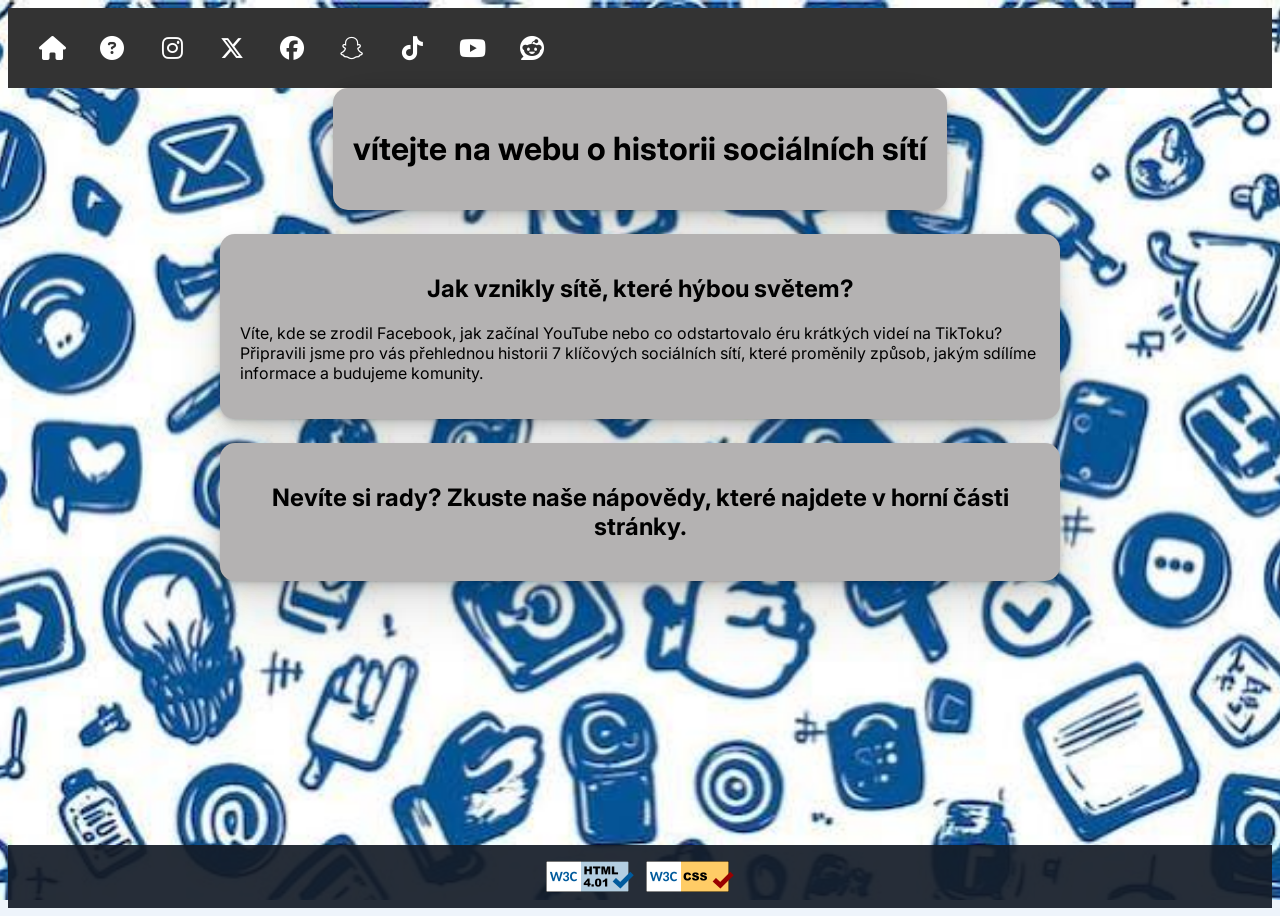
<file: index.html>
<!DOCTYPE html>
<html lang="cs">
<head>
    <meta charset="UTF-8">
    <meta name="viewport" content="width=device-width, initial-scale=1.0">
    <title>historie_socialnich_siti</title>
    <link rel="stylesheet" href="style.css">
    <link rel="stylesheet" href="menu.css">
</head>
<body>
    <header>
    <nav id="navbar">
        <ul>
         <li><a href="index.html" aria-label="Domů"><i class="fa-solid fa-house" aria-hidden="true"></i> Domů</a></li>
         <li><a href="help.html" aria-label="Nápověda"><i class="fa-solid fa-circle-question" aria-hidden="true"></i> Nápověda</a></li>
         <li><a href="instagram.html"><i class="fa-brands fa-instagram" aria-hidden="true"></i> Instagram</a></li>
         <li><a href="x.html"><i class="fa-brands fa-x-twitter" aria-hidden="true"></i> X/Twitter</a></li>
         <li><a href="facebook.html"><i class="fa-brands fa-facebook" aria-hidden="true"></i> Facebook</a></li>
         <li><a href="snapchat.html"><i class="fa-brands fa-snapchat" aria-hidden="true"></i> Snapchat</a></li>
         <li><a href="tiktok.html"><i class="fa-brands fa-tiktok" aria-hidden="true"></i> TikTok</a></li>
        <li><a href="youtube.html"><i class="fa-brands fa-youtube" aria-hidden="true"></i> YouTube</a></li>
        <li><a href="reddit.html"><i class="fa-brands fa-reddit" aria-hidden="true"></i> Reddit</a></li>
        </ul>
    </nav>
</header>
    <div class="container welcome-container">
        <h1>vítejte na webu o historii sociálních sítí</h1>
    </div>
    <div class="container intro-container">
        <h2>Jak vznikly sítě, které hýbou světem?</h2>
        <p>Víte, kde se zrodil Facebook, jak začínal YouTube nebo co odstartovalo éru krátkých videí na TikToku? Připravili jsme pro vás přehlednou historii 7 klíčových sociálních sítí, které proměnily způsob, jakým sdílíme informace a budujeme komunity.</p>
    </div>
    <div class="container Welcome-container">
        <h2>Nevíte si rady? Zkuste naše nápovědy, které najdete v horní části stránky.</h2>
    </div>
    <footer class="site-footer">
        <a href="https://validator.w3.org/nu/?showsource=yes&amp;showoutline=yes&amp;showimagereport=yes&amp;level=warning&amp;doc=https%3A%2F%2Fjakubkutlak.github.io%2Fprojekt1-web/" target="_blank" rel="noopener noreferrer">
            <img src="assets/html-validator.png" alt="Ověřit HTML pomocí W3C Nu Validator">
        </a>
        <a href="https://jigsaw.w3.org/css-validator/validator?uri=https%3A%2F%2Fjakubkutlak.github.io%2Fprojekt1-web%2F&amp;profile=css3svg&amp;usermedium=all&amp;warning=1&amp;vextwarning=&amp;lang=cs" target="_blank" rel="noopener noreferrer">
            <img src="assets/css-validator.png" alt="Ověřit CSS pomocí W3C CSS Validator">
        </a>
    </footer>
</body>
</html>
</file>
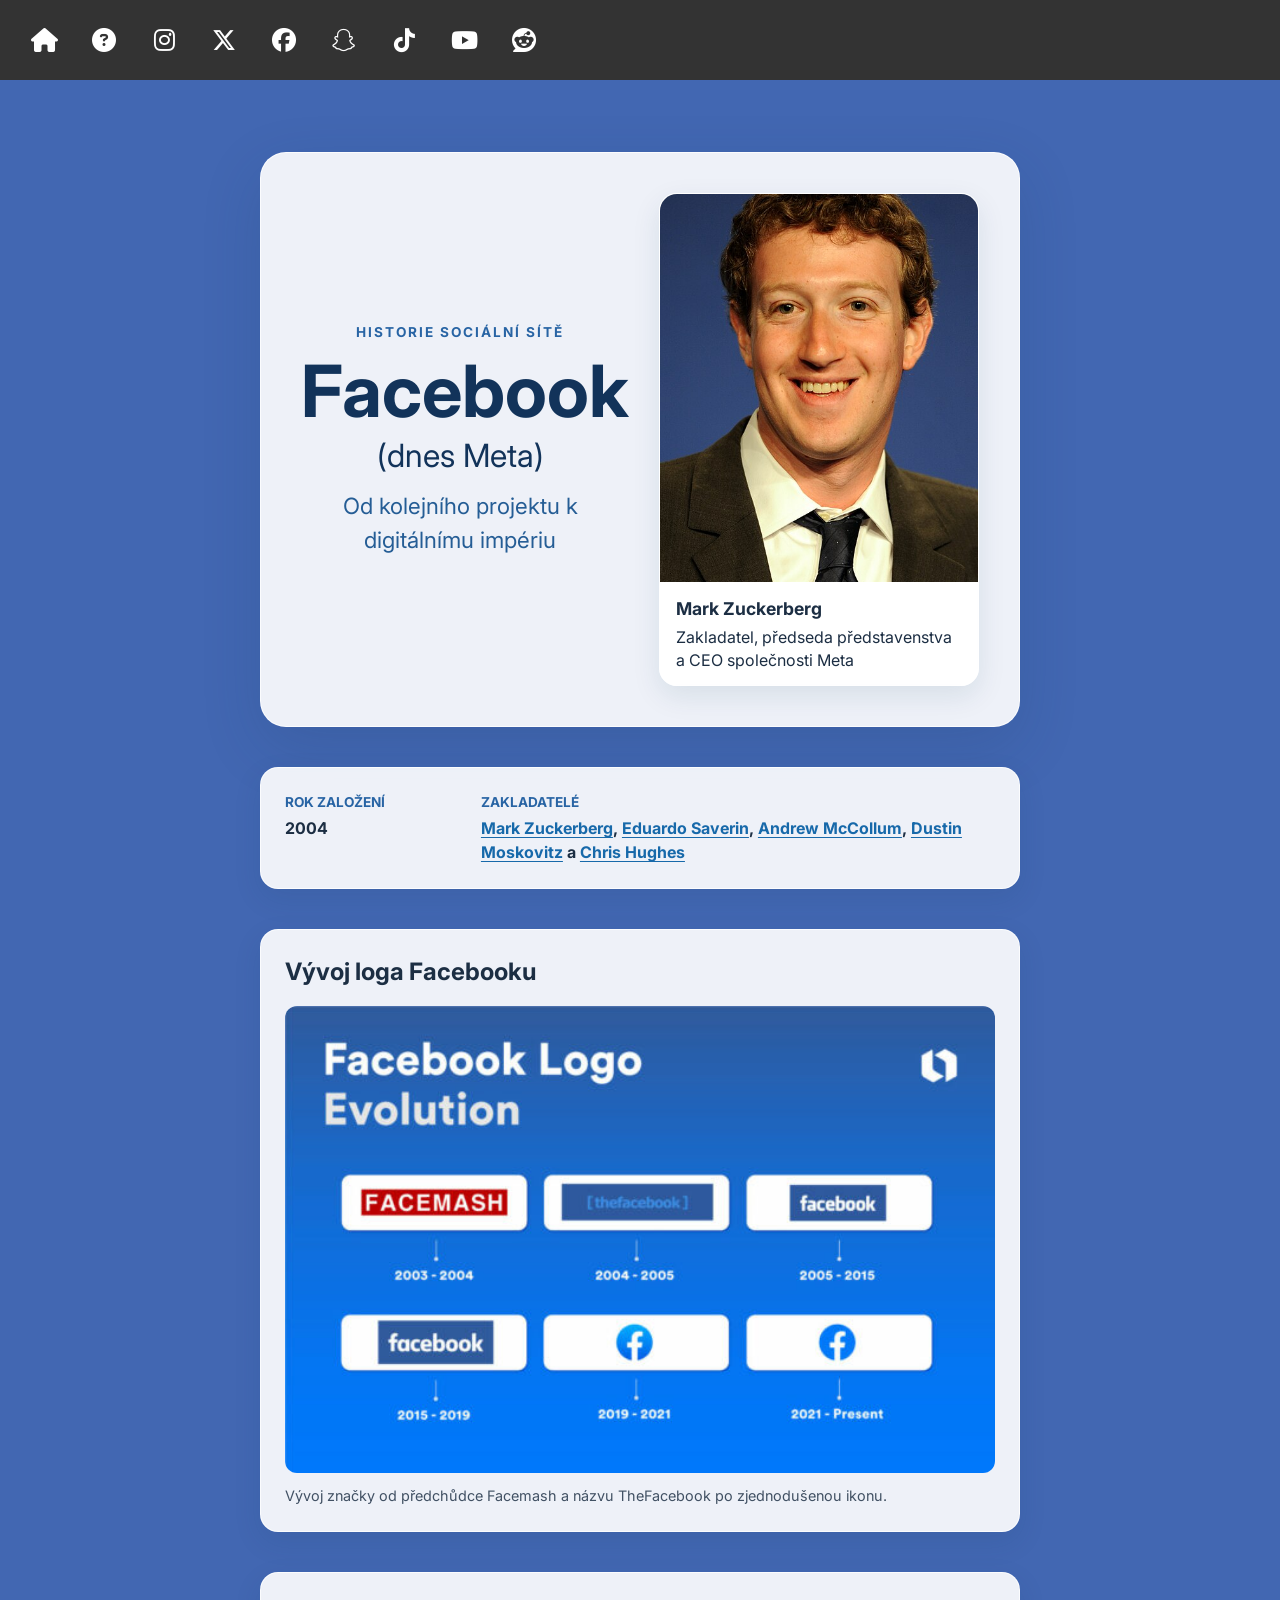
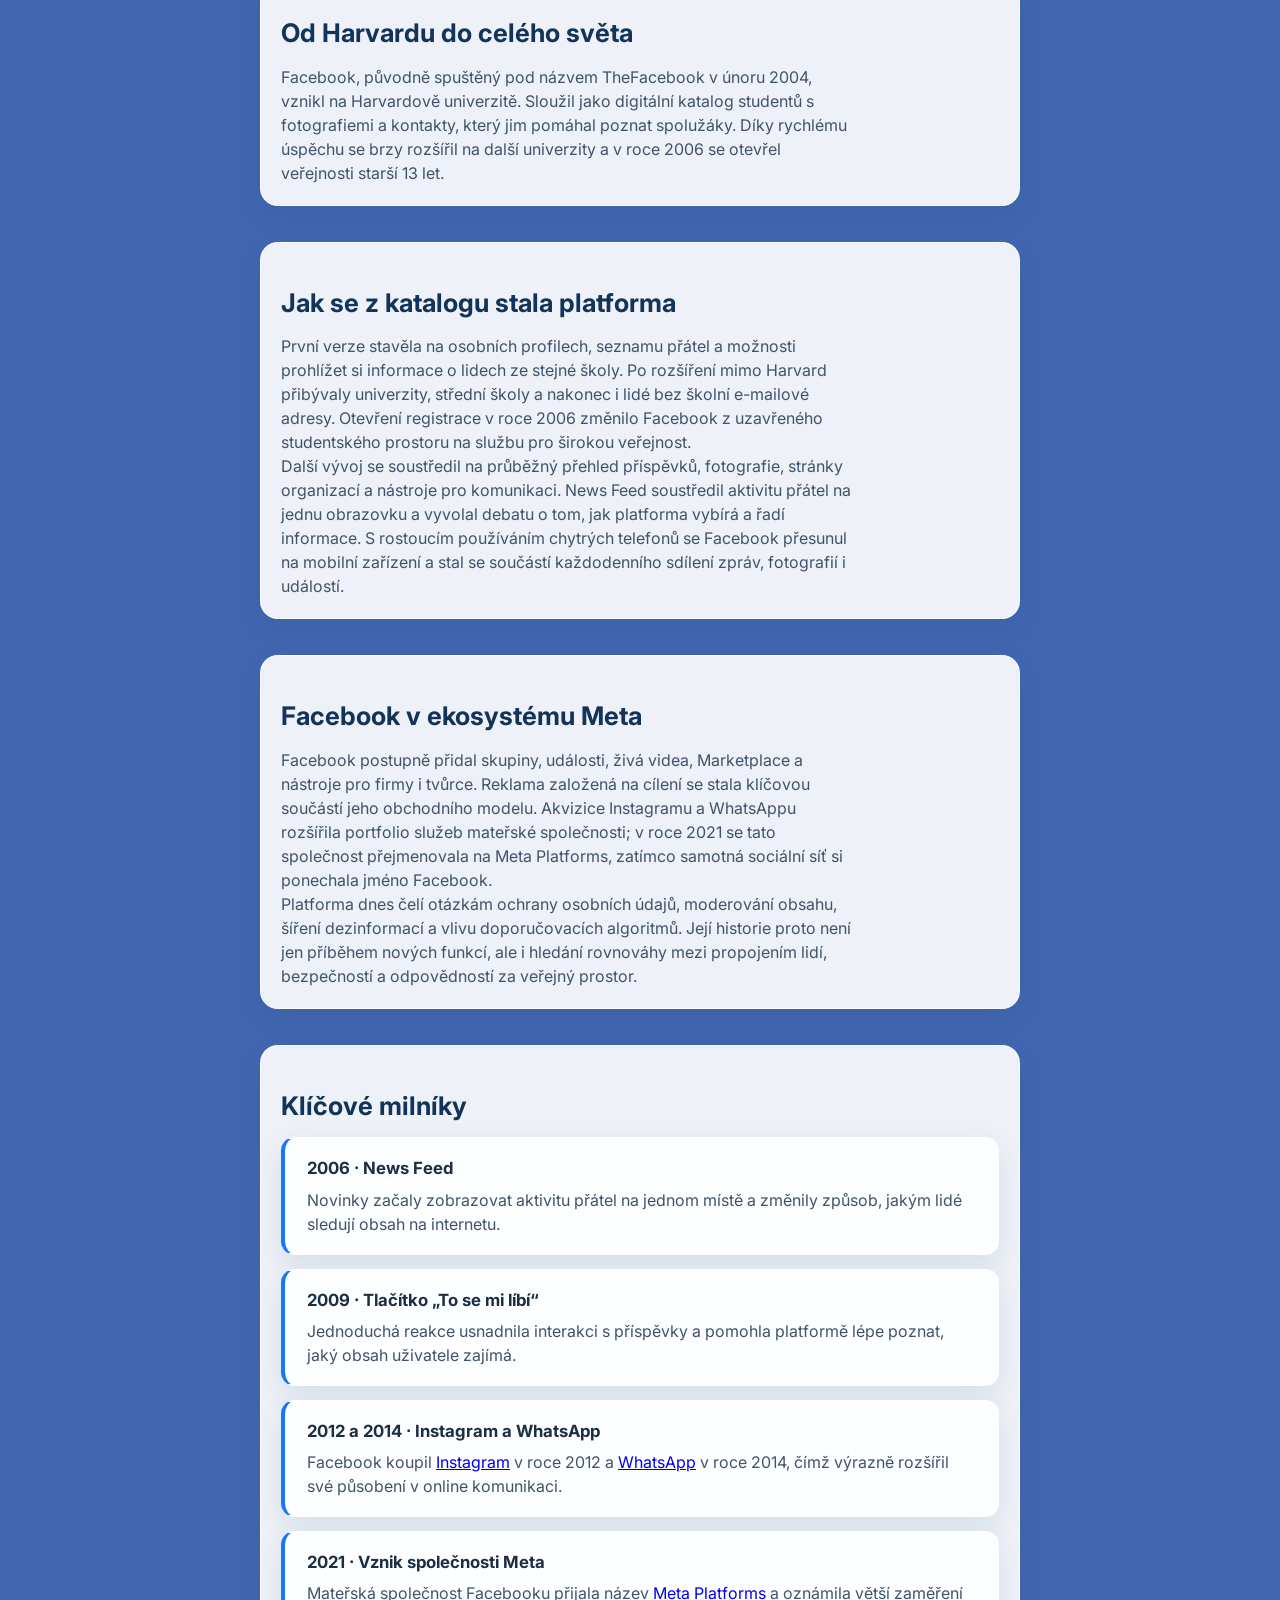
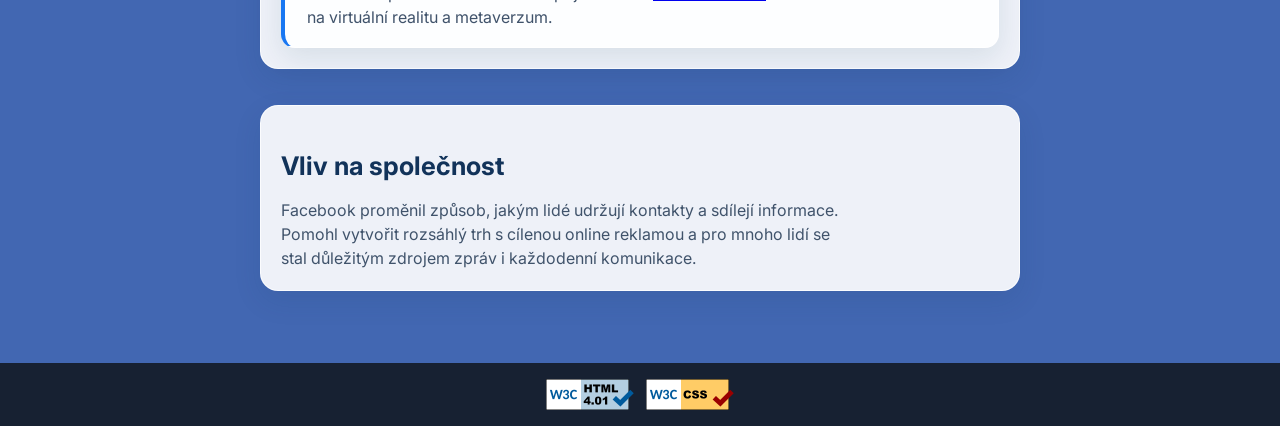
<file: facebook.html>
<!DOCTYPE html>
<html lang="cs">
<head>
    <meta charset="UTF-8">
    <meta name="viewport" content="width=device-width, initial-scale=1.0">
    <title>historie facebooku</title>
    <link rel="stylesheet" href="style.css">
    <link rel="stylesheet" href="menu.css">
</head>
<body class="social-page facebook-page">
    <header>
    <nav id="navbar">
        <ul>
         <li><a href="./index.html" aria-label="Domů"><i class="fa-solid fa-house" aria-hidden="true"></i> Domů</a></li>
         <li><a href="help.html" aria-label="Nápověda"><i class="fa-solid fa-circle-question" aria-hidden="true"></i> Nápověda</a></li>
         <li><a href="instagram.html"><i class="fa-brands fa-instagram" aria-hidden="true"></i> Instagram</a></li>
         <li><a href="x.html"><i class="fa-brands fa-x-twitter" aria-hidden="true"></i> X/Twitter</a></li>
         <li><a href="facebook.html" aria-current="page"><i class="fa-brands fa-facebook" aria-hidden="true"></i> Facebook</a></li>
         <li><a href="snapchat.html"><i class="fa-brands fa-snapchat" aria-hidden="true"></i> Snapchat</a></li>
         <li><a href="tiktok.html"><i class="fa-brands fa-tiktok" aria-hidden="true"></i> TikTok</a></li>
        <li><a href="youtube.html"><i class="fa-brands fa-youtube" aria-hidden="true"></i> YouTube</a></li>
        <li><a href="reddit.html"><i class="fa-brands fa-reddit" aria-hidden="true"></i> Reddit</a></li>
        </ul>
    </nav>
</header>
    <main class="container facebook-container">
        <section class="facebook-hero">
            <header class="facebook-intro">
                <p class="facebook-eyebrow">Historie sociální sítě</p>
                <h1>Facebook <span>(dnes Meta)</span></h1>
                <p class="facebook-lead">Od kolejního projektu k digitálnímu impériu</p>
            </header>
            <figure class="facebook-profile">
                <img src="assets/zuck.jpg" alt="Mark Zuckerberg, zakladatel a ředitel společnosti Meta" loading="lazy">
                <figcaption>
                    <strong>Mark Zuckerberg</strong>
                    <span>Zakladatel, předseda představenstva a CEO společnosti Meta</span>
                </figcaption>
            </figure>
        </section>

        <dl class="facebook-facts">
            <div>
                <dt>Rok založení</dt>
                <dd>2004</dd>
            </div>
            <div>
                <dt>Zakladatelé</dt>
                <dd>
                    <a href="https://en.wikipedia.org/wiki/Mark_Zuckerberg" target="_blank" rel="noopener noreferrer">Mark Zuckerberg</a>,
                    <a href="https://en.wikipedia.org/wiki/Eduardo_Saverin" target="_blank" rel="noopener noreferrer">Eduardo Saverin</a>,
                    <a href="https://en.wikipedia.org/wiki/Andrew_McCollum" target="_blank" rel="noopener noreferrer">Andrew McCollum</a>,
                    <a href="https://en.wikipedia.org/wiki/Dustin_Moskovitz" target="_blank" rel="noopener noreferrer">Dustin Moskovitz</a> a
                    <a href="https://en.wikipedia.org/wiki/Chris_Hughes_(Facebook_co-founder)" target="_blank" rel="noopener noreferrer">Chris Hughes</a>
                </dd>
            </div>
        </dl>

        <figure class="logo-history">
            <h2>Vývoj loga Facebooku</h2>
            <img src="assets/logos/facebook.jpg" alt="Přehled vývoje loga Facebooku od Facemash a TheFacebook po současný symbol">
            <figcaption>Vývoj značky od předchůdce Facemash a názvu TheFacebook po zjednodušenou ikonu.</figcaption>
        </figure>

        <section class="facebook-section">
            <h2>Od Harvardu do celého světa</h2>
            <p>Facebook, původně spuštěný pod názvem TheFacebook v únoru 2004, vznikl na Harvardově univerzitě. Sloužil jako digitální katalog studentů s fotografiemi a kontakty, který jim pomáhal poznat spolužáky. Díky rychlému úspěchu se brzy rozšířil na další univerzity a v roce 2006 se otevřel veřejnosti starší 13 let.</p>
        </section>

        <section class="facebook-section">
            <h2>Jak se z katalogu stala platforma</h2>
            <p>První verze stavěla na osobních profilech, seznamu přátel a možnosti prohlížet si informace o lidech ze stejné školy. Po rozšíření mimo Harvard přibývaly univerzity, střední školy a nakonec i lidé bez školní e-mailové adresy. Otevření registrace v roce 2006 změnilo Facebook z uzavřeného studentského prostoru na službu pro širokou veřejnost.</p>
            <p>Další vývoj se soustředil na průběžný přehled příspěvků, fotografie, stránky organizací a nástroje pro komunikaci. News Feed soustředil aktivitu přátel na jednu obrazovku a vyvolal debatu o tom, jak platforma vybírá a řadí informace. S rostoucím používáním chytrých telefonů se Facebook přesunul na mobilní zařízení a stal se součástí každodenního sdílení zpráv, fotografií i událostí.</p>
        </section>

        <section class="facebook-section">
            <h2>Facebook v ekosystému Meta</h2>
            <p>Facebook postupně přidal skupiny, události, živá videa, Marketplace a nástroje pro firmy i tvůrce. Reklama založená na cílení se stala klíčovou součástí jeho obchodního modelu. Akvizice Instagramu a WhatsAppu rozšířila portfolio služeb mateřské společnosti; v roce 2021 se tato společnost přejmenovala na Meta Platforms, zatímco samotná sociální síť si ponechala jméno Facebook.</p>
            <p>Platforma dnes čelí otázkám ochrany osobních údajů, moderování obsahu, šíření dezinformací a vlivu doporučovacích algoritmů. Její historie proto není jen příběhem nových funkcí, ale i hledání rovnováhy mezi propojením lidí, bezpečností a odpovědností za veřejný prostor.</p>
        </section>

        <section class="facebook-section">
            <h2>Klíčové milníky</h2>
            <ol class="facebook-timeline">
                <li>
                    <strong>2006 · News Feed</strong>
                    <p>Novinky začaly zobrazovat aktivitu přátel na jednom místě a změnily způsob, jakým lidé sledují obsah na internetu.</p>
                </li>
                <li>
                    <strong>2009 · Tlačítko „To se mi líbí“</strong>
                    <p>Jednoduchá reakce usnadnila interakci s příspěvky a pomohla platformě lépe poznat, jaký obsah uživatele zajímá.</p>
                </li>
                <li>
                    <strong>2012 a 2014 · Instagram a WhatsApp</strong>
                    <p>Facebook koupil <a href="https://www.instagram.com/" target="_blank" rel="noopener noreferrer">Instagram</a> v roce 2012 a <a href="https://www.whatsapp.com/" target="_blank" rel="noopener noreferrer">WhatsApp</a> v roce 2014, čímž výrazně rozšířil své působení v online komunikaci.</p>
                </li>
                <li>
                    <strong>2021 · Vznik společnosti Meta</strong>
                    <p>Mateřská společnost Facebooku přijala název <a href="https://about.meta.com/" target="_blank" rel="noopener noreferrer">Meta Platforms</a> a oznámila větší zaměření na virtuální realitu a metaverzum.</p>
                </li>
            </ol>
        </section>

        <section class="facebook-impact">
            <h2>Vliv na společnost</h2>
            <p>Facebook proměnil způsob, jakým lidé udržují kontakty a sdílejí informace. Pomohl vytvořit rozsáhlý trh s cílenou online reklamou a pro mnoho lidí se stal důležitým zdrojem zpráv i každodenní komunikace.</p>
        </section>
    </main>
    <footer class="site-footer">
        <a href="https://validator.w3.org/nu/?showsource=yes&amp;showoutline=yes&amp;showimagereport=yes&amp;level=warning&amp;doc=https%3A%2F%2Fjakubkutlak.github.io%2Fprojekt1-web/" target="_blank" rel="noopener noreferrer">
            <img src="assets/html-validator.png" alt="Ověřit HTML pomocí W3C Nu Validator">
        </a>
        <a href="https://jigsaw.w3.org/css-validator/validator?uri=https%3A%2F%2Fjakubkutlak.github.io%2Fprojekt1-web%2F&amp;profile=css3svg&amp;usermedium=all&amp;warning=1&amp;vextwarning=&amp;lang=cs" target="_blank" rel="noopener noreferrer">
            <img src="assets/css-validator.png" alt="Ověřit CSS pomocí W3C CSS Validator">
        </a>
    </footer>
</body>
</html>
</file>
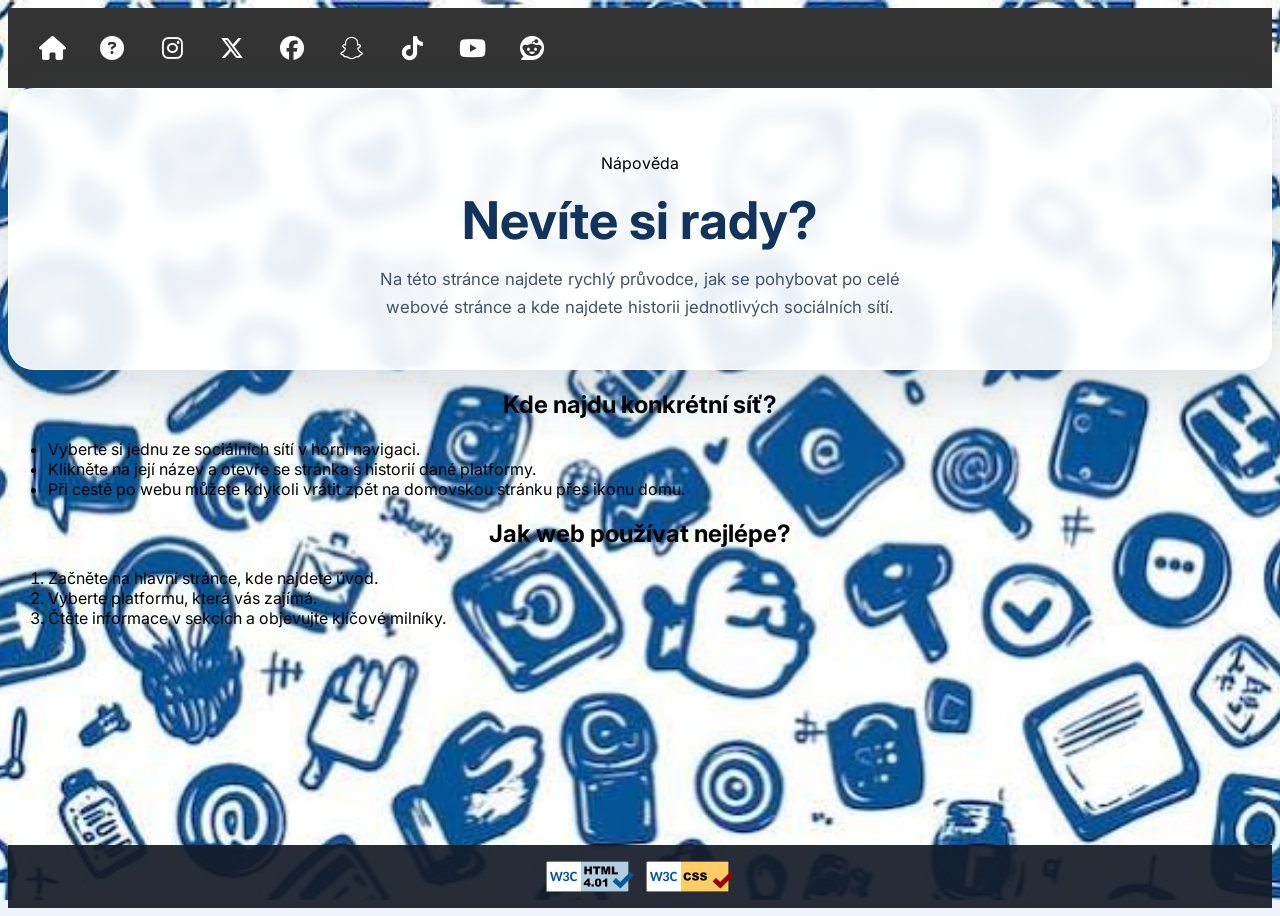
<file: help.html>
<!DOCTYPE html>
<html lang="en">
<head>
    <meta charset="UTF-8">
    <meta name="viewport" content="width=device-width, initial-scale=1.0">
    <title>nápověda</title>
    <link rel="stylesheet" href="style.css">
    <link rel="stylesheet" href="menu.css">
</head>
<body class="help-page">
    <header>
        <nav id="navbar">
            <ul>
                <li><a href="./index.html" aria-label="Domů"><i class="fa-solid fa-house" aria-hidden="true"></i> Domů</a></li>
                <li><a href="help.html" aria-current="page" aria-label="Nápověda"><i class="fa-solid fa-circle-question" aria-hidden="true"></i> Nápověda</a></li>
                <li><a href="instagram.html"><i class="fa-brands fa-instagram" aria-hidden="true"></i> Instagram</a></li>
                <li><a href="x.html"><i class="fa-brands fa-x-twitter" aria-hidden="true"></i> X/Twitter</a></li>
                <li><a href="facebook.html"><i class="fa-brands fa-facebook" aria-hidden="true"></i> Facebook</a></li>
                <li><a href="snapchat.html"><i class="fa-brands fa-snapchat" aria-hidden="true"></i> Snapchat</a></li>
                <li><a href="tiktok.html"><i class="fa-brands fa-tiktok" aria-hidden="true"></i> TikTok</a></li>
                <li><a href="youtube.html"><i class="fa-brands fa-youtube" aria-hidden="true"></i> YouTube</a></li>
                <li><a href="reddit.html"><i class="fa-brands fa-reddit" aria-hidden="true"></i> Reddit</a></li>
            </ul>
        </nav>
    </header>

    <main class="help-shell">
        <section class="help-intro">
            <p class="eyebrow">Nápověda</p>
            <h1>Nevíte si rady?</h1>
            <p>Na této stránce najdete rychlý průvodce, jak se pohybovat po celé webové stránce a kde najdete historii jednotlivých sociálních sítí.</p>
        </section>

        <div class="help-grid">
            <article class="help-card">
                <h2>Kde najdu konkrétní síť?</h2>
                <ul class="help-list">
                    <li>Vyberte si jednu ze sociálních sítí v horní navigaci.</li>
                    <li>Klikněte na její název a otevře se stránka s historií dané platformy.</li>
                    <li>Při cestě po webu můžete kdykoli vrátit zpět na domovskou stránku přes ikonu domu.</li>
                </ul>
            </article>

            <article class="help-card help-card-accent">
                <h2>Jak web používat nejlépe?</h2>
                <ol class="help-list help-list-numeric">
                    <li>Začněte na hlavní stránce, kde najdete úvod.</li>
                    <li>Vyberte platformu, která vás zajímá.</li>
                    <li>Čtěte informace v sekcích a objevujte klíčové milníky.</li>
                </ol>
            </article>
        </div>
    </main>
    <footer class="site-footer">
        <a href="https://validator.w3.org/nu/?showsource=yes&amp;showoutline=yes&amp;showimagereport=yes&amp;level=warning&amp;doc=https%3A%2F%2Fjakubkutlak.github.io%2Fprojekt1-web/" target="_blank" rel="noopener noreferrer">
            <img src="assets/html-validator.png" alt="Ověřit HTML pomocí W3C Nu Validator">
        </a>
        <a href="https://jigsaw.w3.org/css-validator/validator?uri=https%3A%2F%2Fjakubkutlak.github.io%2Fprojekt1-web%2F&amp;profile=css3svg&amp;usermedium=all&amp;warning=1&amp;vextwarning=&amp;lang=cs" target="_blank" rel="noopener noreferrer">
            <img src="assets/css-validator.png" alt="Ověřit CSS pomocí W3C CSS Validator">
        </a>
    </footer>
</body>
</html>
</file>
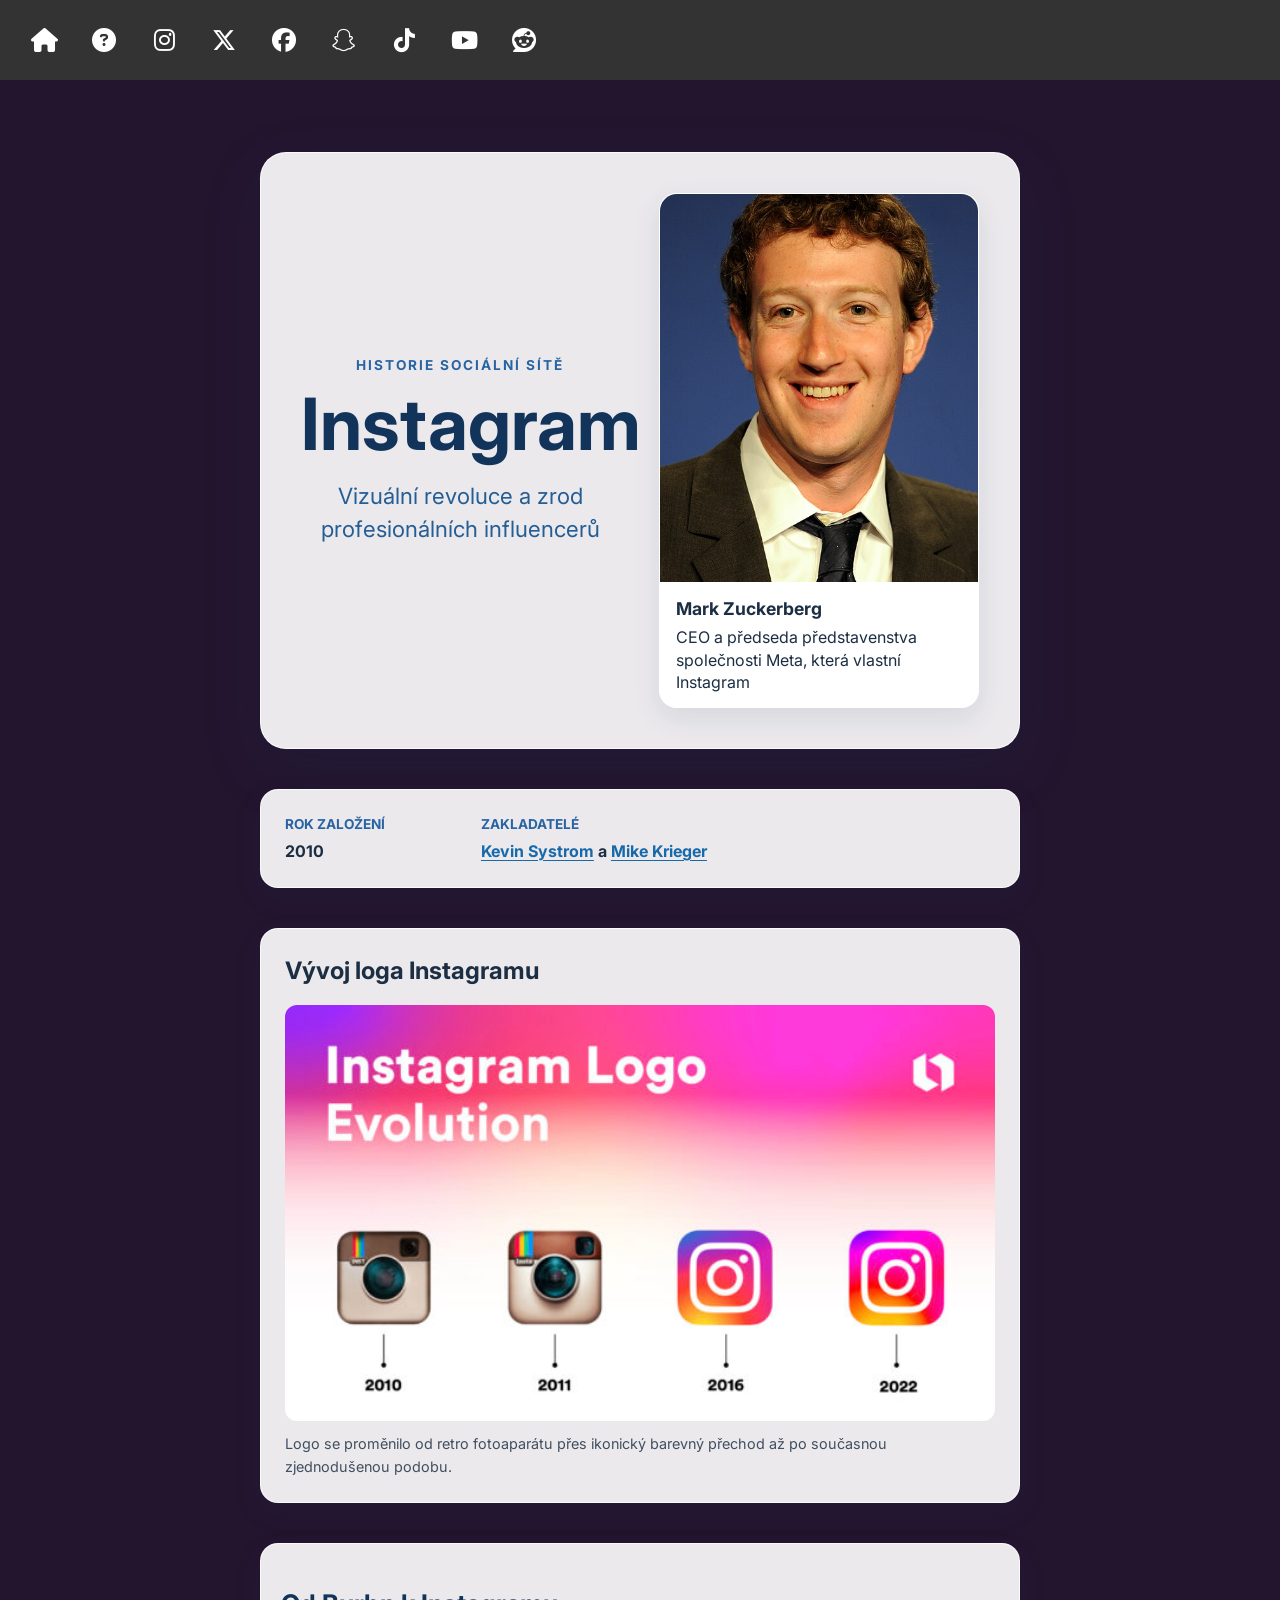
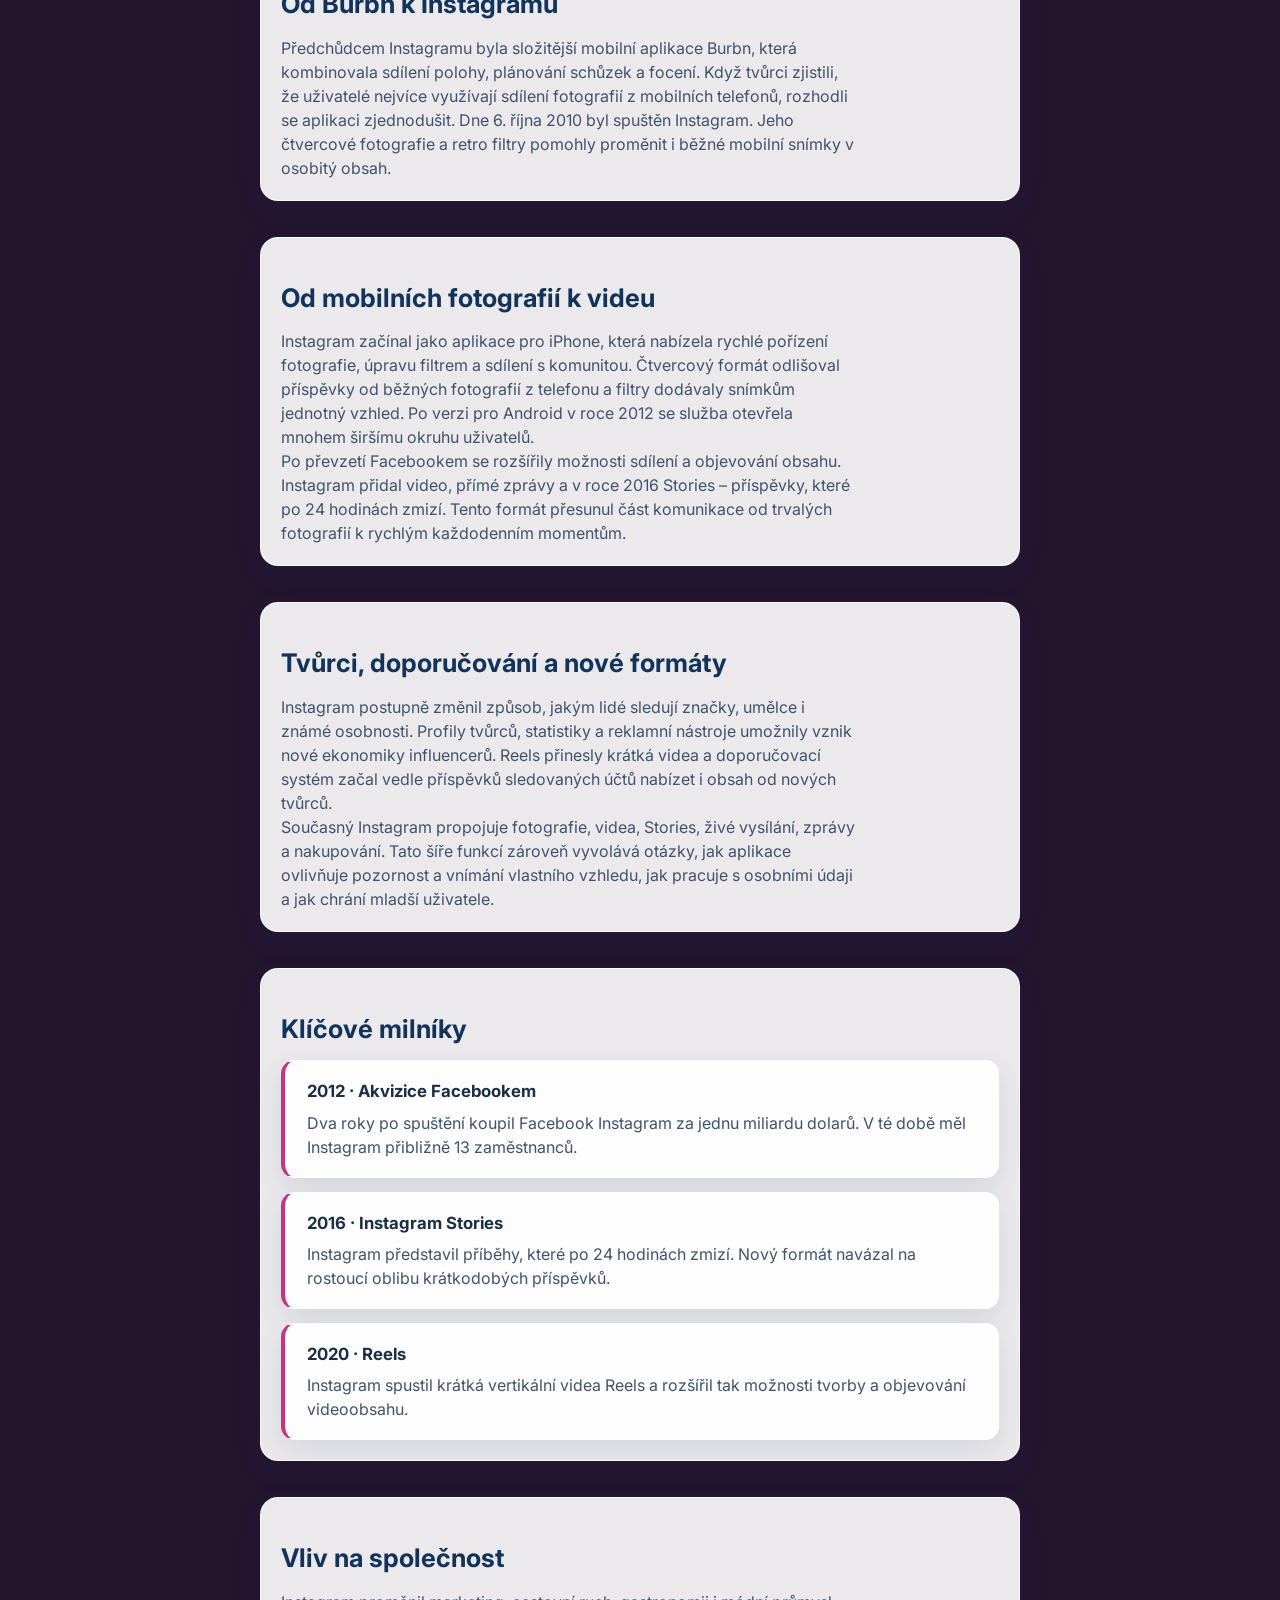
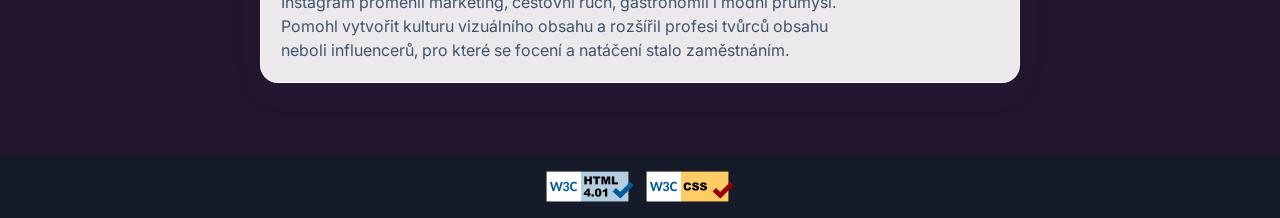
<file: instagram.html>
<!DOCTYPE html>
<html lang="cs">
<head>
    <meta charset="UTF-8">
    <meta name="viewport" content="width=device-width, initial-scale=1.0">
    <title>Instagram</title>
    <link rel="stylesheet" href="style.css">
    <link rel="stylesheet" href="menu.css">
</head>
<body class="social-page instagram-page network-template-page">
    <header>
        <nav id="navbar">
            <ul>
                <li><a href="./index.html" aria-label="Domů"><i class="fa-solid fa-house" aria-hidden="true"></i> Domů</a></li>
                <li><a href="help.html" aria-label="Nápověda"><i class="fa-solid fa-circle-question" aria-hidden="true"></i> Nápověda</a></li>
                <li><a href="instagram.html" aria-current="page"><i class="fa-brands fa-instagram" aria-hidden="true"></i> Instagram</a></li>
                <li><a href="x.html"><i class="fa-brands fa-x-twitter" aria-hidden="true"></i> X/Twitter</a></li>
                <li><a href="facebook.html"><i class="fa-brands fa-facebook" aria-hidden="true"></i> Facebook</a></li>
                <li><a href="snapchat.html"><i class="fa-brands fa-snapchat" aria-hidden="true"></i> Snapchat</a></li>
                <li><a href="tiktok.html"><i class="fa-brands fa-tiktok" aria-hidden="true"></i> TikTok</a></li>
                <li><a href="youtube.html"><i class="fa-brands fa-youtube" aria-hidden="true"></i> YouTube</a></li>
                <li><a href="reddit.html"><i class="fa-brands fa-reddit" aria-hidden="true"></i> Reddit</a></li>
            </ul>
        </nav>
    </header>
    <main class="network-template">
        <section class="network-template-hero instagram-hero">
            <header class="network-template-intro instagram-intro">
                <p class="instagram-eyebrow">Historie sociální sítě</p>
                <h1>Instagram</h1>
                <p class="instagram-lead">Vizuální revoluce a zrod profesionálních influencerů</p>
            </header>
            <figure class="instagram-owner">
                <img src="assets/zuck-instagram.jpg" alt="Mark Zuckerberg, vedoucí společnosti Meta, která vlastní Instagram">
                <figcaption>
                    <strong>Mark Zuckerberg</strong>
                    <span>CEO a předseda představenstva společnosti Meta, která vlastní Instagram</span>
                </figcaption>
            </figure>
        </section>

        <dl class="instagram-facts">
            <div>
                <dt>Rok založení</dt>
                <dd>2010</dd>
            </div>
            <div>
                <dt>Zakladatelé</dt>
                <dd>
                    <a href="https://en.wikipedia.org/wiki/Kevin_Systrom" target="_blank" rel="noopener noreferrer">Kevin Systrom</a>
                    a <a href="https://en.wikipedia.org/wiki/Mike_Krieger" target="_blank" rel="noopener noreferrer">Mike Krieger</a>
                </dd>
            </div>
        </dl>

        <figure class="logo-history">
            <h2>Vývoj loga Instagramu</h2>
            <img src="assets/logos/instagram.jpg" alt="Přehled vývoje loga Instagramu od retro fotoaparátu po barevnou ikonu">
            <figcaption>Logo se proměnilo od retro fotoaparátu přes ikonický barevný přechod až po současnou zjednodušenou podobu.</figcaption>
        </figure>

        <section class="instagram-section">
            <h2>Od Burbn k Instagramu</h2>
            <p>Předchůdcem Instagramu byla složitější mobilní aplikace Burbn, která kombinovala sdílení polohy, plánování schůzek a focení. Když tvůrci zjistili, že uživatelé nejvíce využívají sdílení fotografií z mobilních telefonů, rozhodli se aplikaci zjednodušit. Dne 6. října 2010 byl spuštěn Instagram. Jeho čtvercové fotografie a retro filtry pomohly proměnit i běžné mobilní snímky v osobitý obsah.</p>
        </section>

        <section class="instagram-section">
            <h2>Od mobilních fotografií k videu</h2>
            <p>Instagram začínal jako aplikace pro iPhone, která nabízela rychlé pořízení fotografie, úpravu filtrem a sdílení s komunitou. Čtvercový formát odlišoval příspěvky od běžných fotografií z telefonu a filtry dodávaly snímkům jednotný vzhled. Po verzi pro Android v roce 2012 se služba otevřela mnohem širšímu okruhu uživatelů.</p>
            <p>Po převzetí Facebookem se rozšířily možnosti sdílení a objevování obsahu. Instagram přidal video, přímé zprávy a v roce 2016 Stories – příspěvky, které po 24 hodinách zmizí. Tento formát přesunul část komunikace od trvalých fotografií k rychlým každodenním momentům.</p>
        </section>

        <section class="instagram-section">
            <h2>Tvůrci, doporučování a nové formáty</h2>
            <p>Instagram postupně změnil způsob, jakým lidé sledují značky, umělce i známé osobnosti. Profily tvůrců, statistiky a reklamní nástroje umožnily vznik nové ekonomiky influencerů. Reels přinesly krátká videa a doporučovací systém začal vedle příspěvků sledovaných účtů nabízet i obsah od nových tvůrců.</p>
            <p>Současný Instagram propojuje fotografie, videa, Stories, živé vysílání, zprávy a nakupování. Tato šíře funkcí zároveň vyvolává otázky, jak aplikace ovlivňuje pozornost a vnímání vlastního vzhledu, jak pracuje s osobními údaji a jak chrání mladší uživatele.</p>
        </section>

        <section class="instagram-section">
            <h2>Klíčové milníky</h2>
            <ol class="instagram-timeline">
                <li>
                    <strong>2012 · Akvizice Facebookem</strong>
                    <p>Dva roky po spuštění koupil Facebook Instagram za jednu miliardu dolarů. V té době měl Instagram přibližně 13 zaměstnanců.</p>
                </li>
                <li>
                    <strong>2016 · Instagram Stories</strong>
                    <p>Instagram představil příběhy, které po 24 hodinách zmizí. Nový formát navázal na rostoucí oblibu krátkodobých příspěvků.</p>
                </li>
                <li>
                    <strong>2020 · Reels</strong>
                    <p>Instagram spustil krátká vertikální videa Reels a rozšířil tak možnosti tvorby a objevování videoobsahu.</p>
                </li>
            </ol>
        </section>

        <section class="instagram-impact">
            <h2>Vliv na společnost</h2>
            <p>Instagram proměnil marketing, cestovní ruch, gastronomii i módní průmysl. Pomohl vytvořit kulturu vizuálního obsahu a rozšířil profesi tvůrců obsahu neboli influencerů, pro které se focení a natáčení stalo zaměstnáním.</p>
        </section>
    </main>
    <footer class="site-footer">
        <a href="https://validator.w3.org/nu/?showsource=yes&amp;showoutline=yes&amp;showimagereport=yes&amp;level=warning&amp;doc=https%3A%2F%2Fjakubkutlak.github.io%2Fprojekt1-web/" target="_blank" rel="noopener noreferrer">
            <img src="assets/html-validator.png" alt="Ověřit HTML pomocí W3C Nu Validator">
        </a>
        <a href="https://jigsaw.w3.org/css-validator/validator?uri=https%3A%2F%2Fjakubkutlak.github.io%2Fprojekt1-web%2F&amp;profile=css3svg&amp;usermedium=all&amp;warning=1&amp;vextwarning=&amp;lang=cs" target="_blank" rel="noopener noreferrer">
            <img src="assets/css-validator.png" alt="Ověřit CSS pomocí W3C CSS Validator">
        </a>
    </footer>
</body>
</html>
</file>
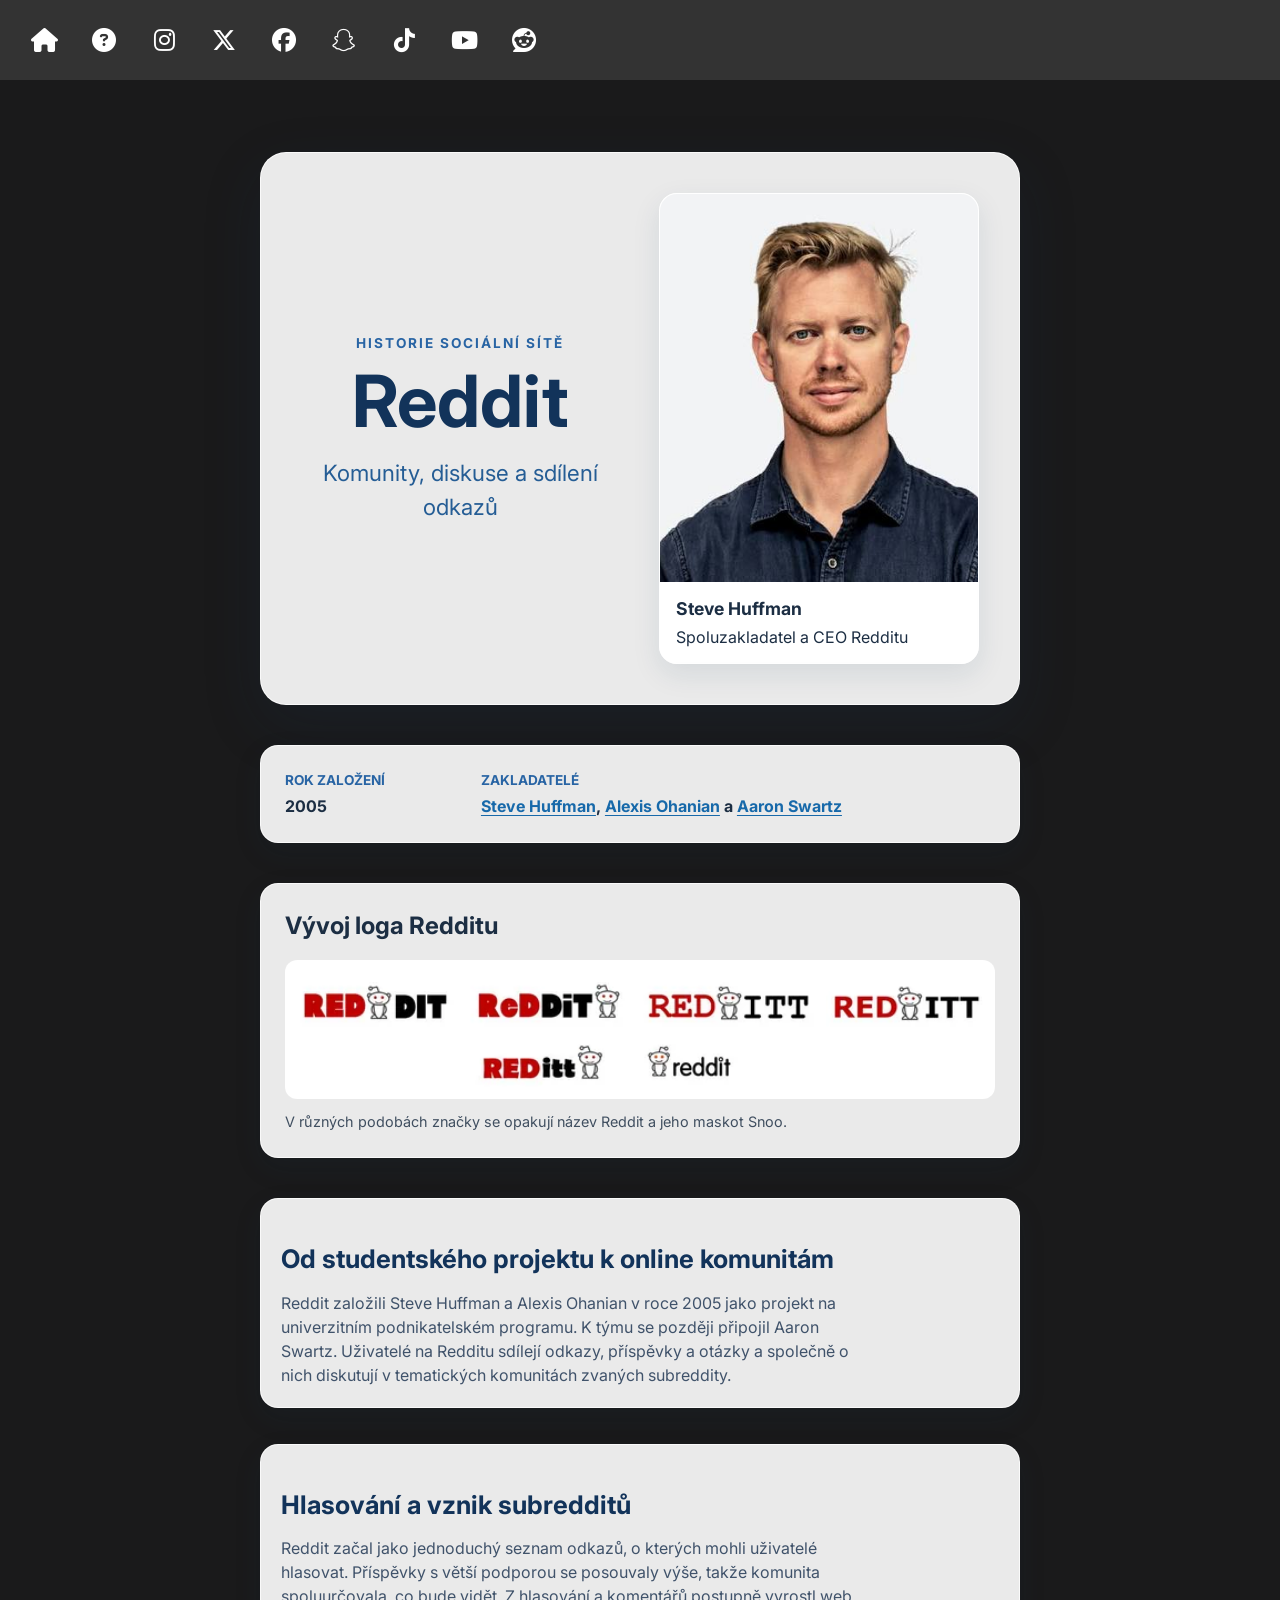
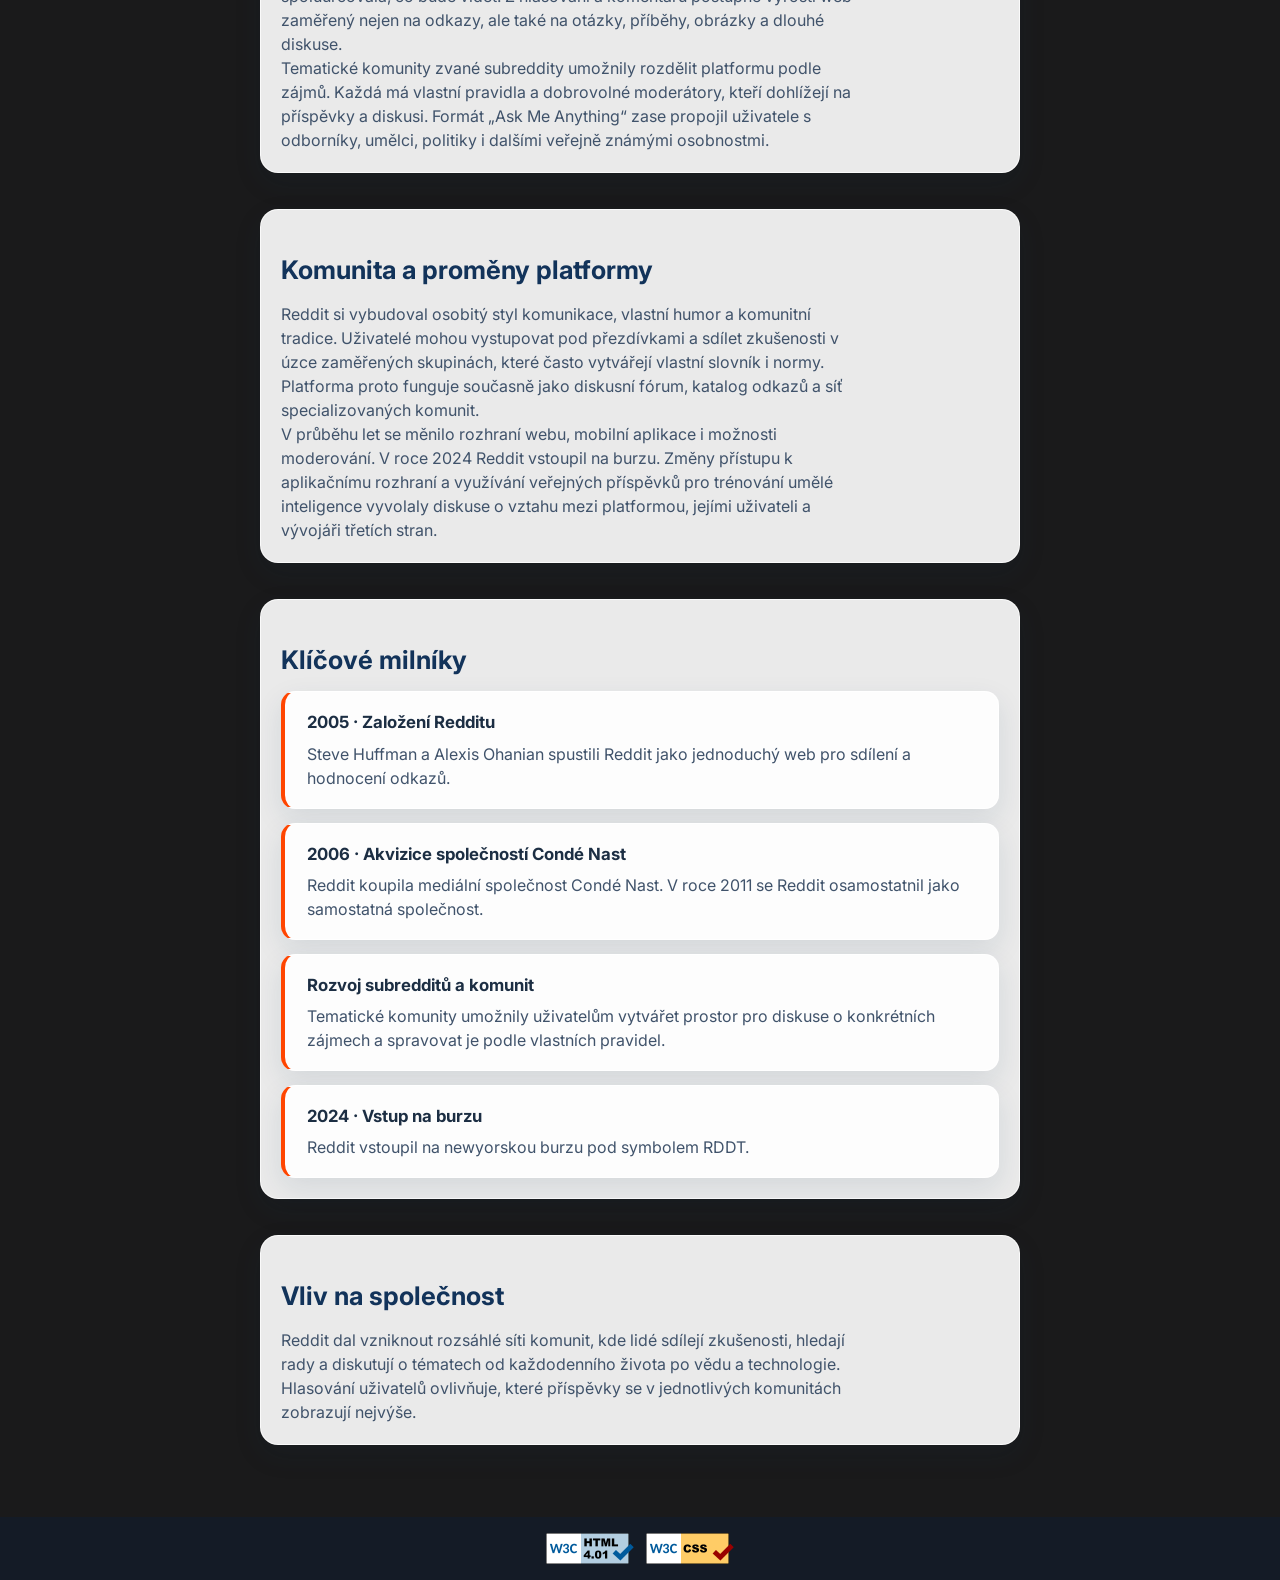
<file: reddit.html>
<!DOCTYPE html>
<html lang="cs">
<head>
    <meta charset="UTF-8">
    <meta name="viewport" content="width=device-width, initial-scale=1.0">
    <title>Historie Redditu</title>
    <link rel="stylesheet" href="style.css">
    <link rel="stylesheet" href="menu.css">
</head>
<body class="social-page reddit-page network-template-page">
    <header>
        <nav id="navbar">
            <ul>
                <li><a href="./index.html" aria-label="Domů"><i class="fa-solid fa-house" aria-hidden="true"></i> Domů</a></li>
                <li><a href="help.html" aria-label="Nápověda"><i class="fa-solid fa-circle-question" aria-hidden="true"></i> Nápověda</a></li>
                <li><a href="instagram.html"><i class="fa-brands fa-instagram" aria-hidden="true"></i> Instagram</a></li>
                <li><a href="x.html"><i class="fa-brands fa-x-twitter" aria-hidden="true"></i> X/Twitter</a></li>
                <li><a href="facebook.html"><i class="fa-brands fa-facebook" aria-hidden="true"></i> Facebook</a></li>
                <li><a href="snapchat.html"><i class="fa-brands fa-snapchat" aria-hidden="true"></i> Snapchat</a></li>
                <li><a href="tiktok.html"><i class="fa-brands fa-tiktok" aria-hidden="true"></i> TikTok</a></li>
                <li><a href="youtube.html"><i class="fa-brands fa-youtube" aria-hidden="true"></i> YouTube</a></li>
                <li><a href="reddit.html" aria-current="page"><i class="fa-brands fa-reddit" aria-hidden="true"></i> Reddit</a></li>
            </ul>
        </nav>
    </header>
    <main class="network-template reddit-content">
        <section class="network-template-hero reddit-hero">
            <header class="network-template-intro reddit-intro">
                <p class="reddit-eyebrow">Historie sociální sítě</p>
                <h1>Reddit</h1>
                <p class="reddit-lead">Komunity, diskuse a sdílení odkazů</p>
            </header>
            <figure class="network-template-owner">
                <img src="assets/reddit-ceo.jpg" alt="Steve Huffman, CEO Redditu" loading="lazy">
                <figcaption>
                    <strong>Steve Huffman</strong>
                    <span>Spoluzakladatel a CEO Redditu</span>
                </figcaption>
            </figure>
        </section>

        <dl class="reddit-facts">
            <div>
                <dt>Rok založení</dt>
                <dd>2005</dd>
            </div>
            <div>
                <dt>Zakladatelé</dt>
                <dd>
                    <a href="https://en.wikipedia.org/wiki/Steve_Huffman" target="_blank" rel="noopener noreferrer">Steve Huffman</a>,
                    <a href="https://en.wikipedia.org/wiki/Alexis_Ohanian" target="_blank" rel="noopener noreferrer">Alexis Ohanian</a>
                    a <a href="https://en.wikipedia.org/wiki/Aaron_Swartz" target="_blank" rel="noopener noreferrer">Aaron Swartz</a>
                </dd>
            </div>
        </dl>

        <figure class="logo-history">
            <h2>Vývoj loga Redditu</h2>
            <img src="assets/logos/reddit.jpg" alt="Přehled různých historických podob loga Redditu s maskotem Snoo">
            <figcaption>V různých podobách značky se opakují název Reddit a jeho maskot Snoo.</figcaption>
        </figure>

        <section class="reddit-section">
            <h2>Od studentského projektu k online komunitám</h2>
            <p>Reddit založili Steve Huffman a Alexis Ohanian v roce 2005 jako projekt na univerzitním podnikatelském programu. K týmu se později připojil Aaron Swartz. Uživatelé na Redditu sdílejí odkazy, příspěvky a otázky a společně o nich diskutují v tematických komunitách zvaných subreddity.</p>
        </section>

        <section class="reddit-section">
            <h2>Hlasování a vznik subredditů</h2>
            <p>Reddit začal jako jednoduchý seznam odkazů, o kterých mohli uživatelé hlasovat. Příspěvky s větší podporou se posouvaly výše, takže komunita spoluurčovala, co bude vidět. Z hlasování a komentářů postupně vyrostl web zaměřený nejen na odkazy, ale také na otázky, příběhy, obrázky a dlouhé diskuse.</p>
            <p>Tematické komunity zvané subreddity umožnily rozdělit platformu podle zájmů. Každá má vlastní pravidla a dobrovolné moderátory, kteří dohlížejí na příspěvky a diskusi. Formát „Ask Me Anything“ zase propojil uživatele s odborníky, umělci, politiky i dalšími veřejně známými osobnostmi.</p>
        </section>

        <section class="reddit-section">
            <h2>Komunita a proměny platformy</h2>
            <p>Reddit si vybudoval osobitý styl komunikace, vlastní humor a komunitní tradice. Uživatelé mohou vystupovat pod přezdívkami a sdílet zkušenosti v úzce zaměřených skupinách, které často vytvářejí vlastní slovník i normy. Platforma proto funguje současně jako diskusní fórum, katalog odkazů a síť specializovaných komunit.</p>
            <p>V průběhu let se měnilo rozhraní webu, mobilní aplikace i možnosti moderování. V roce 2024 Reddit vstoupil na burzu. Změny přístupu k aplikačnímu rozhraní a využívání veřejných příspěvků pro trénování umělé inteligence vyvolaly diskuse o vztahu mezi platformou, jejími uživateli a vývojáři třetích stran.</p>
        </section>

        <section class="reddit-section">
            <h2>Klíčové milníky</h2>
            <ol class="reddit-timeline">
                <li>
                    <strong>2005 · Založení Redditu</strong>
                    <p>Steve Huffman a Alexis Ohanian spustili Reddit jako jednoduchý web pro sdílení a hodnocení odkazů.</p>
                </li>
                <li>
                    <strong>2006 · Akvizice společností Condé Nast</strong>
                    <p>Reddit koupila mediální společnost Condé Nast. V roce 2011 se Reddit osamostatnil jako samostatná společnost.</p>
                </li>
                <li>
                    <strong>Rozvoj subredditů a komunit</strong>
                    <p>Tematické komunity umožnily uživatelům vytvářet prostor pro diskuse o konkrétních zájmech a spravovat je podle vlastních pravidel.</p>
                </li>
                <li>
                    <strong>2024 · Vstup na burzu</strong>
                    <p>Reddit vstoupil na newyorskou burzu pod symbolem RDDT.</p>
                </li>
            </ol>
        </section>

        <section class="reddit-impact">
            <h2>Vliv na společnost</h2>
            <p>Reddit dal vzniknout rozsáhlé síti komunit, kde lidé sdílejí zkušenosti, hledají rady a diskutují o tématech od každodenního života po vědu a technologie. Hlasování uživatelů ovlivňuje, které příspěvky se v jednotlivých komunitách zobrazují nejvýše.</p>
        </section>
    </main>
    <footer class="site-footer">
        <a href="https://validator.w3.org/nu/?showsource=yes&amp;showoutline=yes&amp;showimagereport=yes&amp;level=warning&amp;doc=https%3A%2F%2Fjakubkutlak.github.io%2Fprojekt1-web/" target="_blank" rel="noopener noreferrer">
            <img src="assets/html-validator.png" alt="Ověřit HTML pomocí W3C Nu Validator">
        </a>
        <a href="https://jigsaw.w3.org/css-validator/validator?uri=https%3A%2F%2Fjakubkutlak.github.io%2Fprojekt1-web%2F&amp;profile=css3svg&amp;usermedium=all&amp;warning=1&amp;vextwarning=&amp;lang=cs" target="_blank" rel="noopener noreferrer">
            <img src="assets/css-validator.png" alt="Ověřit CSS pomocí W3C CSS Validator">
        </a>
    </footer>
</body>
</html>
</file>
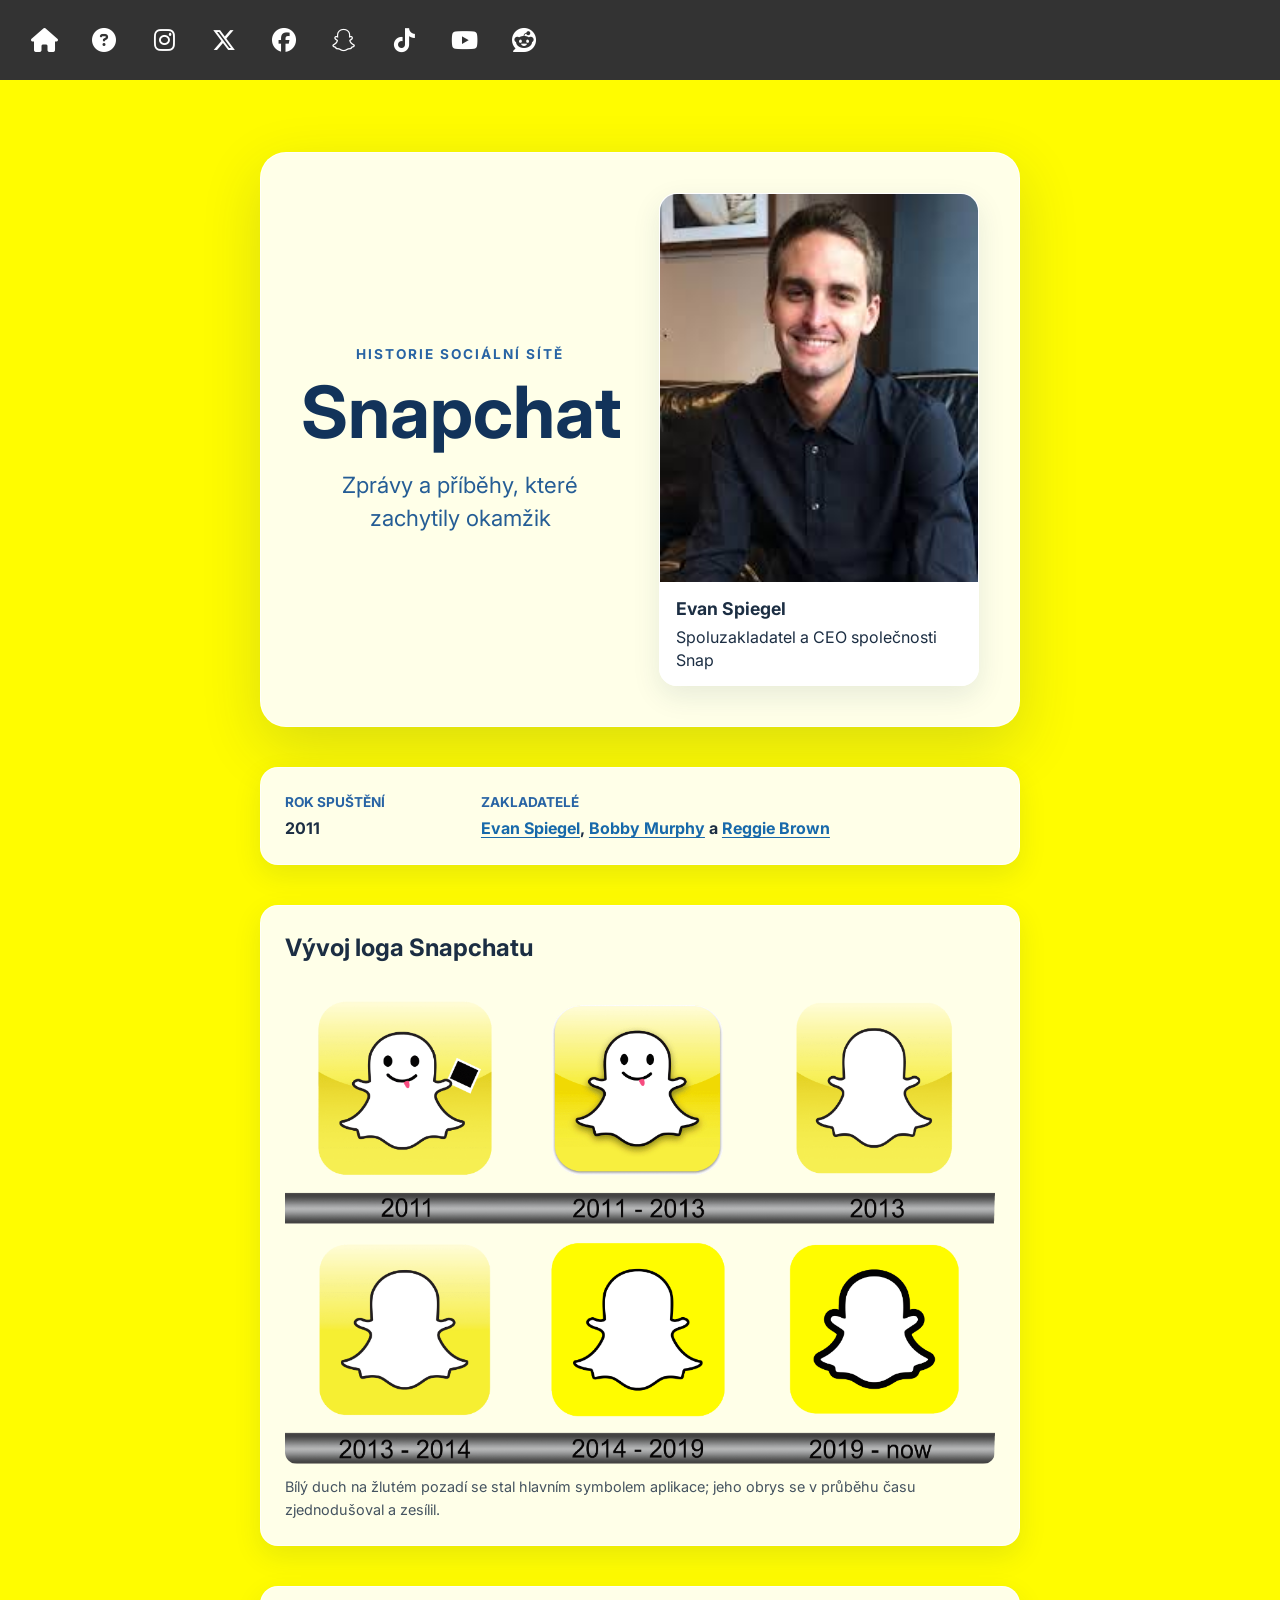
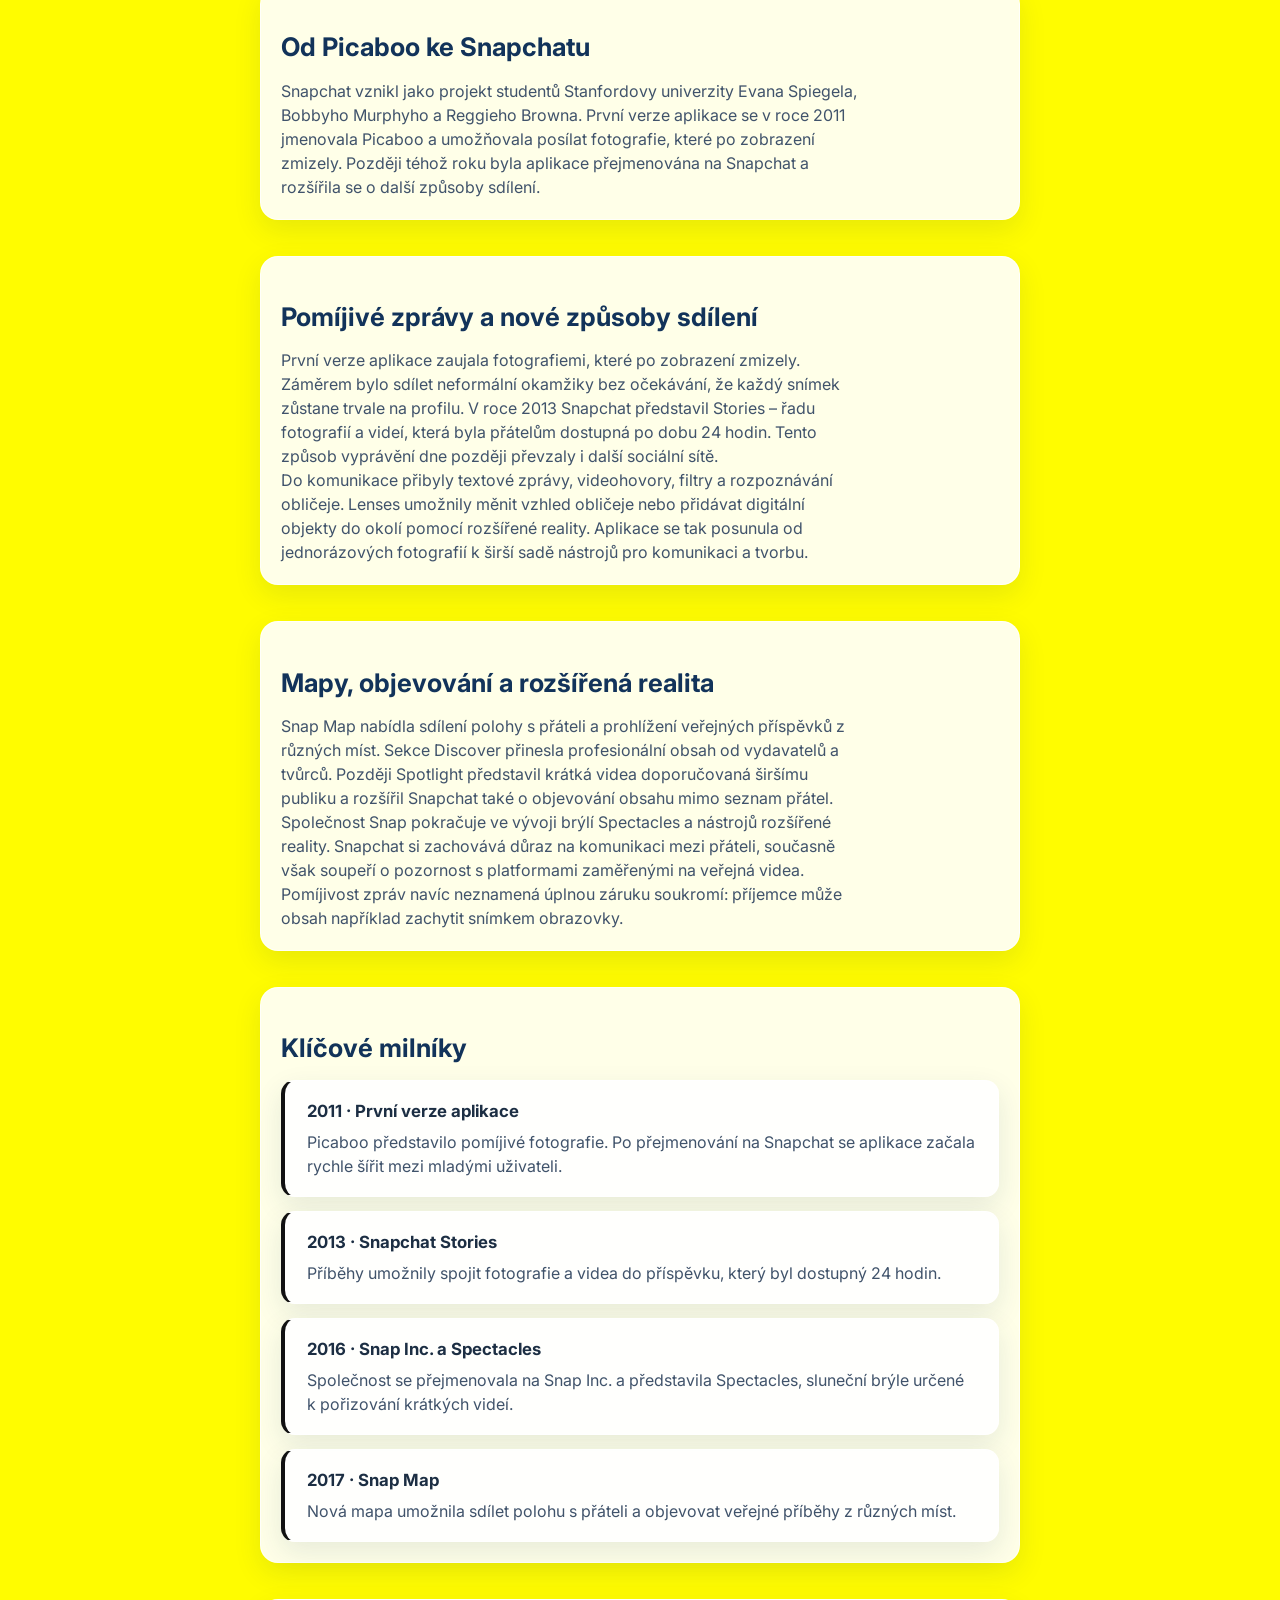
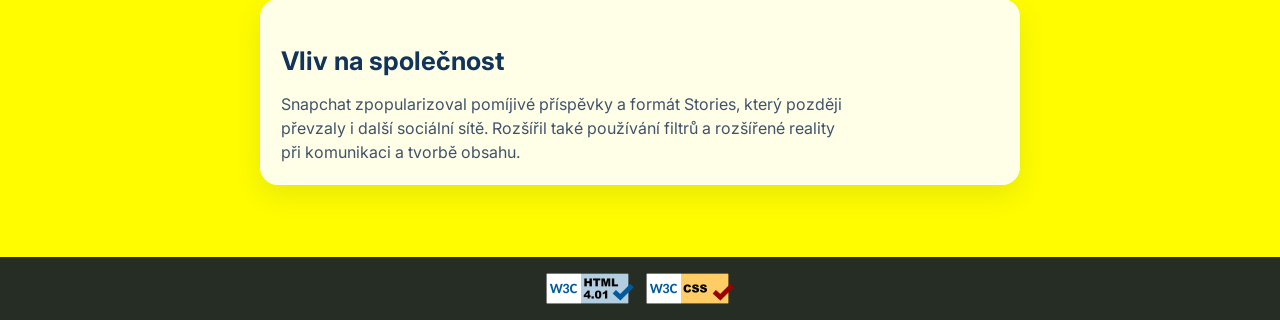
<file: snapchat.html>
<!DOCTYPE html>
<html lang="cs">
<head>
    <meta charset="UTF-8">
    <meta name="viewport" content="width=device-width, initial-scale=1.0">
    <title>Historie Snapchatu</title>
    <link rel="stylesheet" href="style.css">
    <link rel="stylesheet" href="menu.css">
</head>
<body class="social-page snapchat-page network-template-page">
    <header>
        <nav id="navbar">
            <ul>
                <li><a href="./index.html" aria-label="Domů"><i class="fa-solid fa-house" aria-hidden="true"></i> Domů</a></li>
                <li><a href="help.html" aria-label="Nápověda"><i class="fa-solid fa-circle-question" aria-hidden="true"></i> Nápověda</a></li>
                <li><a href="instagram.html"><i class="fa-brands fa-instagram" aria-hidden="true"></i> Instagram</a></li>
                <li><a href="x.html"><i class="fa-brands fa-x-twitter" aria-hidden="true"></i> X/Twitter</a></li>
                <li><a href="facebook.html"><i class="fa-brands fa-facebook" aria-hidden="true"></i> Facebook</a></li>
                <li><a href="snapchat.html" aria-current="page"><i class="fa-brands fa-snapchat" aria-hidden="true"></i> Snapchat</a></li>
                <li><a href="tiktok.html"><i class="fa-brands fa-tiktok" aria-hidden="true"></i> TikTok</a></li>
                <li><a href="youtube.html"><i class="fa-brands fa-youtube" aria-hidden="true"></i> YouTube</a></li>
                <li><a href="reddit.html"><i class="fa-brands fa-reddit" aria-hidden="true"></i> Reddit</a></li>
            </ul>
        </nav>
    </header>
    <main class="network-template snapchat-content">
        <section class="network-template-hero snapchat-hero">
            <header class="network-template-intro snapchat-intro">
                <p class="snapchat-eyebrow">Historie sociální sítě</p>
                <h1>Snapchat</h1>
                <p class="snapchat-lead">Zprávy a příběhy, které zachytily okamžik</p>
            </header>
            <figure class="network-template-owner">
                <img src="assets/snap-ceo.jpg" alt="Evan Spiegel, CEO společnosti Snap" loading="lazy">
                <figcaption>
                    <strong>Evan Spiegel</strong>
                    <span>Spoluzakladatel a CEO společnosti Snap</span>
                </figcaption>
            </figure>
        </section>

        <dl class="snapchat-facts">
            <div>
                <dt>Rok spuštění</dt>
                <dd>2011</dd>
            </div>
            <div>
                <dt>Zakladatelé</dt>
                <dd>
                    <a href="https://en.wikipedia.org/wiki/Evan_Spiegel" target="_blank" rel="noopener noreferrer">Evan Spiegel</a>,
                    <a href="https://en.wikipedia.org/wiki/Bobby_Murphy" target="_blank" rel="noopener noreferrer">Bobby Murphy</a>
                    a <a href="https://en.wikipedia.org/wiki/Reggie_Brown_(Snapchat)" target="_blank" rel="noopener noreferrer">Reggie Brown</a>
                </dd>
            </div>
        </dl>

        <figure class="logo-history">
            <h2>Vývoj loga Snapchatu</h2>
            <img src="assets/logos/snapchat.jpg" alt="Přehled vývoje loga Snapchatu od roku 2011 po současnou žlutou ikonu s bílým duchem">
            <figcaption>Bílý duch na žlutém pozadí se stal hlavním symbolem aplikace; jeho obrys se v průběhu času zjednodušoval a zesílil.</figcaption>
        </figure>

        <section class="snapchat-section">
            <h2>Od Picaboo ke Snapchatu</h2>
            <p>Snapchat vznikl jako projekt studentů Stanfordovy univerzity Evana Spiegela, Bobbyho Murphyho a Reggieho Browna. První verze aplikace se v roce 2011 jmenovala Picaboo a umožňovala posílat fotografie, které po zobrazení zmizely. Později téhož roku byla aplikace přejmenována na Snapchat a rozšířila se o další způsoby sdílení.</p>
        </section>

        <section class="snapchat-section">
            <h2>Pomíjivé zprávy a nové způsoby sdílení</h2>
            <p>První verze aplikace zaujala fotografiemi, které po zobrazení zmizely. Záměrem bylo sdílet neformální okamžiky bez očekávání, že každý snímek zůstane trvale na profilu. V roce 2013 Snapchat představil Stories – řadu fotografií a videí, která byla přátelům dostupná po dobu 24 hodin. Tento způsob vyprávění dne později převzaly i další sociální sítě.</p>
            <p>Do komunikace přibyly textové zprávy, videohovory, filtry a rozpoznávání obličeje. Lenses umožnily měnit vzhled obličeje nebo přidávat digitální objekty do okolí pomocí rozšířené reality. Aplikace se tak posunula od jednorázových fotografií k širší sadě nástrojů pro komunikaci a tvorbu.</p>
        </section>

        <section class="snapchat-section">
            <h2>Mapy, objevování a rozšířená realita</h2>
            <p>Snap Map nabídla sdílení polohy s přáteli a prohlížení veřejných příspěvků z různých míst. Sekce Discover přinesla profesionální obsah od vydavatelů a tvůrců. Později Spotlight představil krátká videa doporučovaná širšímu publiku a rozšířil Snapchat také o objevování obsahu mimo seznam přátel.</p>
            <p>Společnost Snap pokračuje ve vývoji brýlí Spectacles a nástrojů rozšířené reality. Snapchat si zachovává důraz na komunikaci mezi přáteli, současně však soupeří o pozornost s platformami zaměřenými na veřejná videa. Pomíjivost zpráv navíc neznamená úplnou záruku soukromí: příjemce může obsah například zachytit snímkem obrazovky.</p>
        </section>

        <section class="snapchat-section">
            <h2>Klíčové milníky</h2>
            <ol class="snapchat-timeline">
                <li>
                    <strong>2011 · První verze aplikace</strong>
                    <p>Picaboo představilo pomíjivé fotografie. Po přejmenování na Snapchat se aplikace začala rychle šířit mezi mladými uživateli.</p>
                </li>
                <li>
                    <strong>2013 · Snapchat Stories</strong>
                    <p>Příběhy umožnily spojit fotografie a videa do příspěvku, který byl dostupný 24 hodin.</p>
                </li>
                <li>
                    <strong>2016 · Snap Inc. a Spectacles</strong>
                    <p>Společnost se přejmenovala na Snap Inc. a představila Spectacles, sluneční brýle určené k pořizování krátkých videí.</p>
                </li>
                <li>
                    <strong>2017 · Snap Map</strong>
                    <p>Nová mapa umožnila sdílet polohu s přáteli a objevovat veřejné příběhy z různých míst.</p>
                </li>
            </ol>
        </section>

        <section class="snapchat-impact">
            <h2>Vliv na společnost</h2>
            <p>Snapchat zpopularizoval pomíjivé příspěvky a formát Stories, který později převzaly i další sociální sítě. Rozšířil také používání filtrů a rozšířené reality při komunikaci a tvorbě obsahu.</p>
        </section>
    </main>
    <footer class="site-footer">
        <a href="https://validator.w3.org/nu/?showsource=yes&amp;showoutline=yes&amp;showimagereport=yes&amp;level=warning&amp;doc=https%3A%2F%2Fjakubkutlak.github.io%2Fprojekt1-web/" target="_blank" rel="noopener noreferrer">
            <img src="assets/html-validator.png" alt="Ověřit HTML pomocí W3C Nu Validator">
        </a>
        <a href="https://jigsaw.w3.org/css-validator/validator?uri=https%3A%2F%2Fjakubkutlak.github.io%2Fprojekt1-web%2F&amp;profile=css3svg&amp;usermedium=all&amp;warning=1&amp;vextwarning=&amp;lang=cs" target="_blank" rel="noopener noreferrer">
            <img src="assets/css-validator.png" alt="Ověřit CSS pomocí W3C CSS Validator">
        </a>
    </footer>
</body>
</html>
</file>
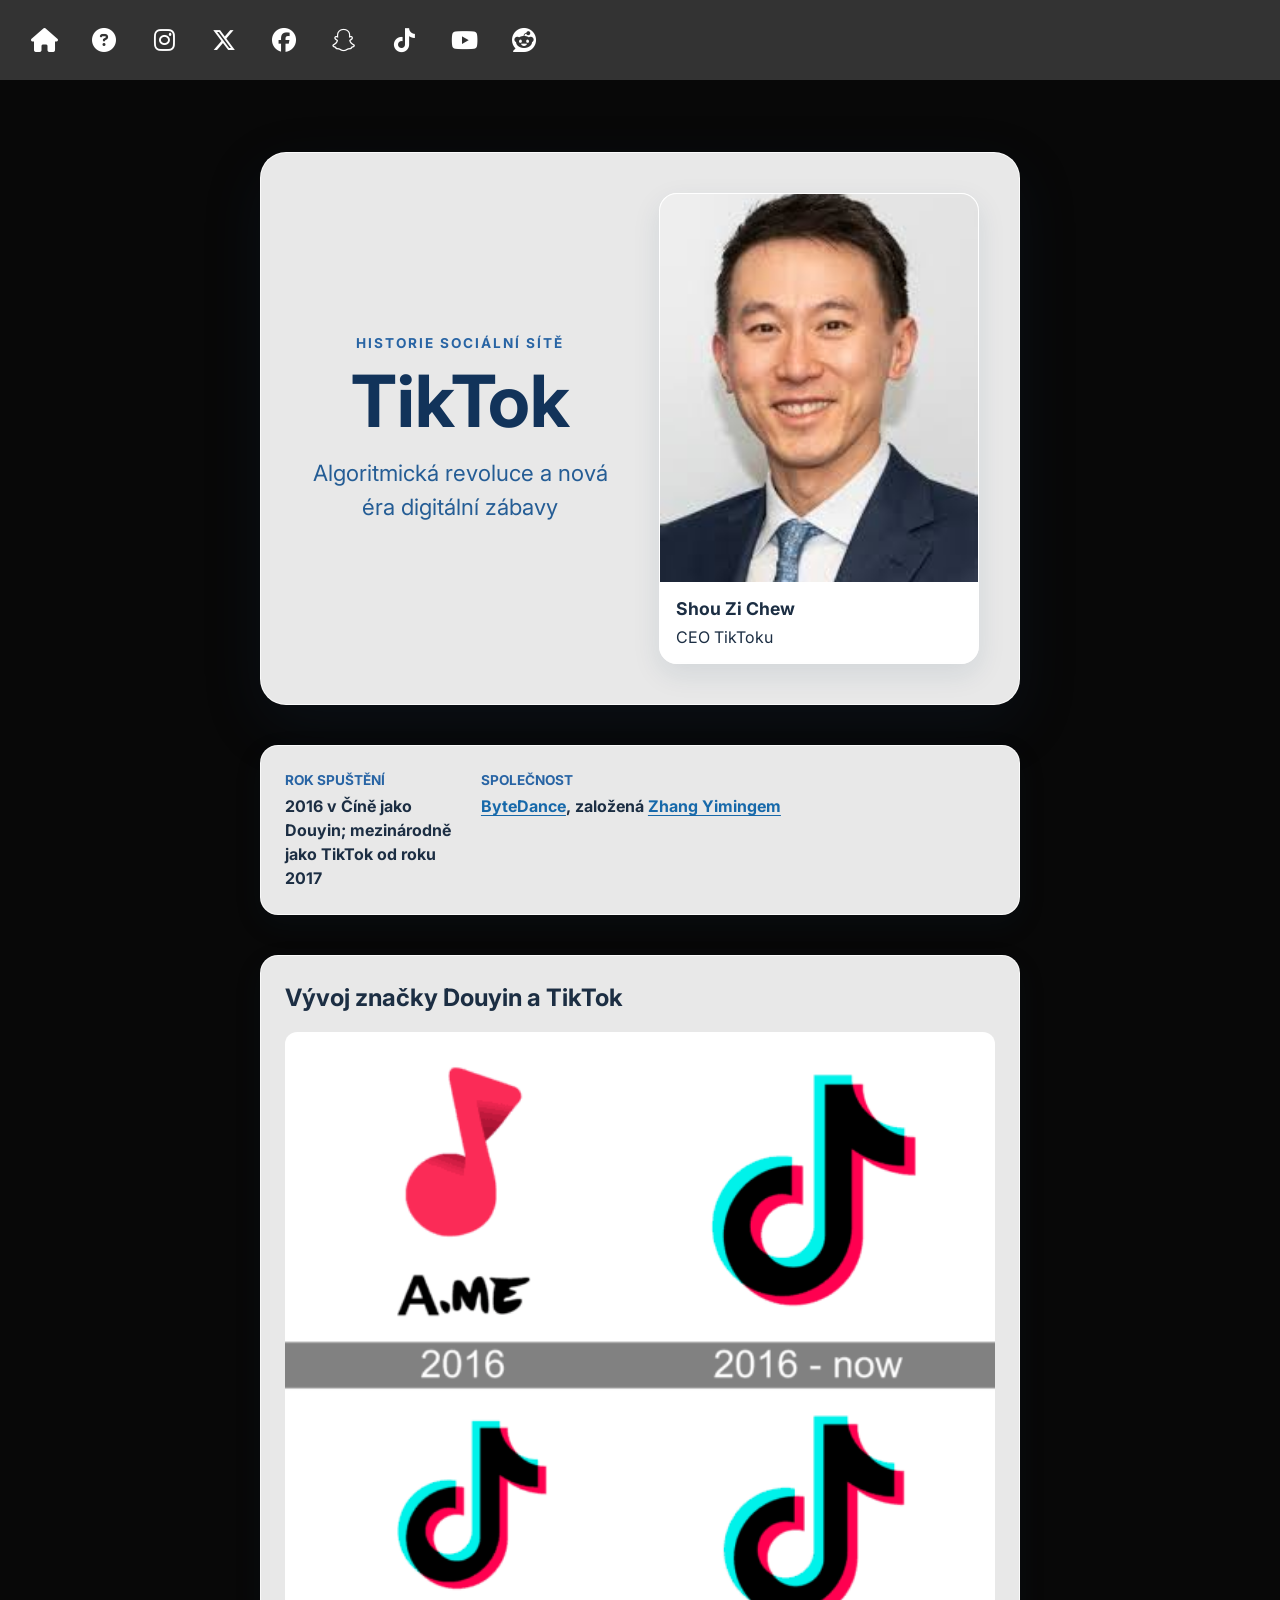
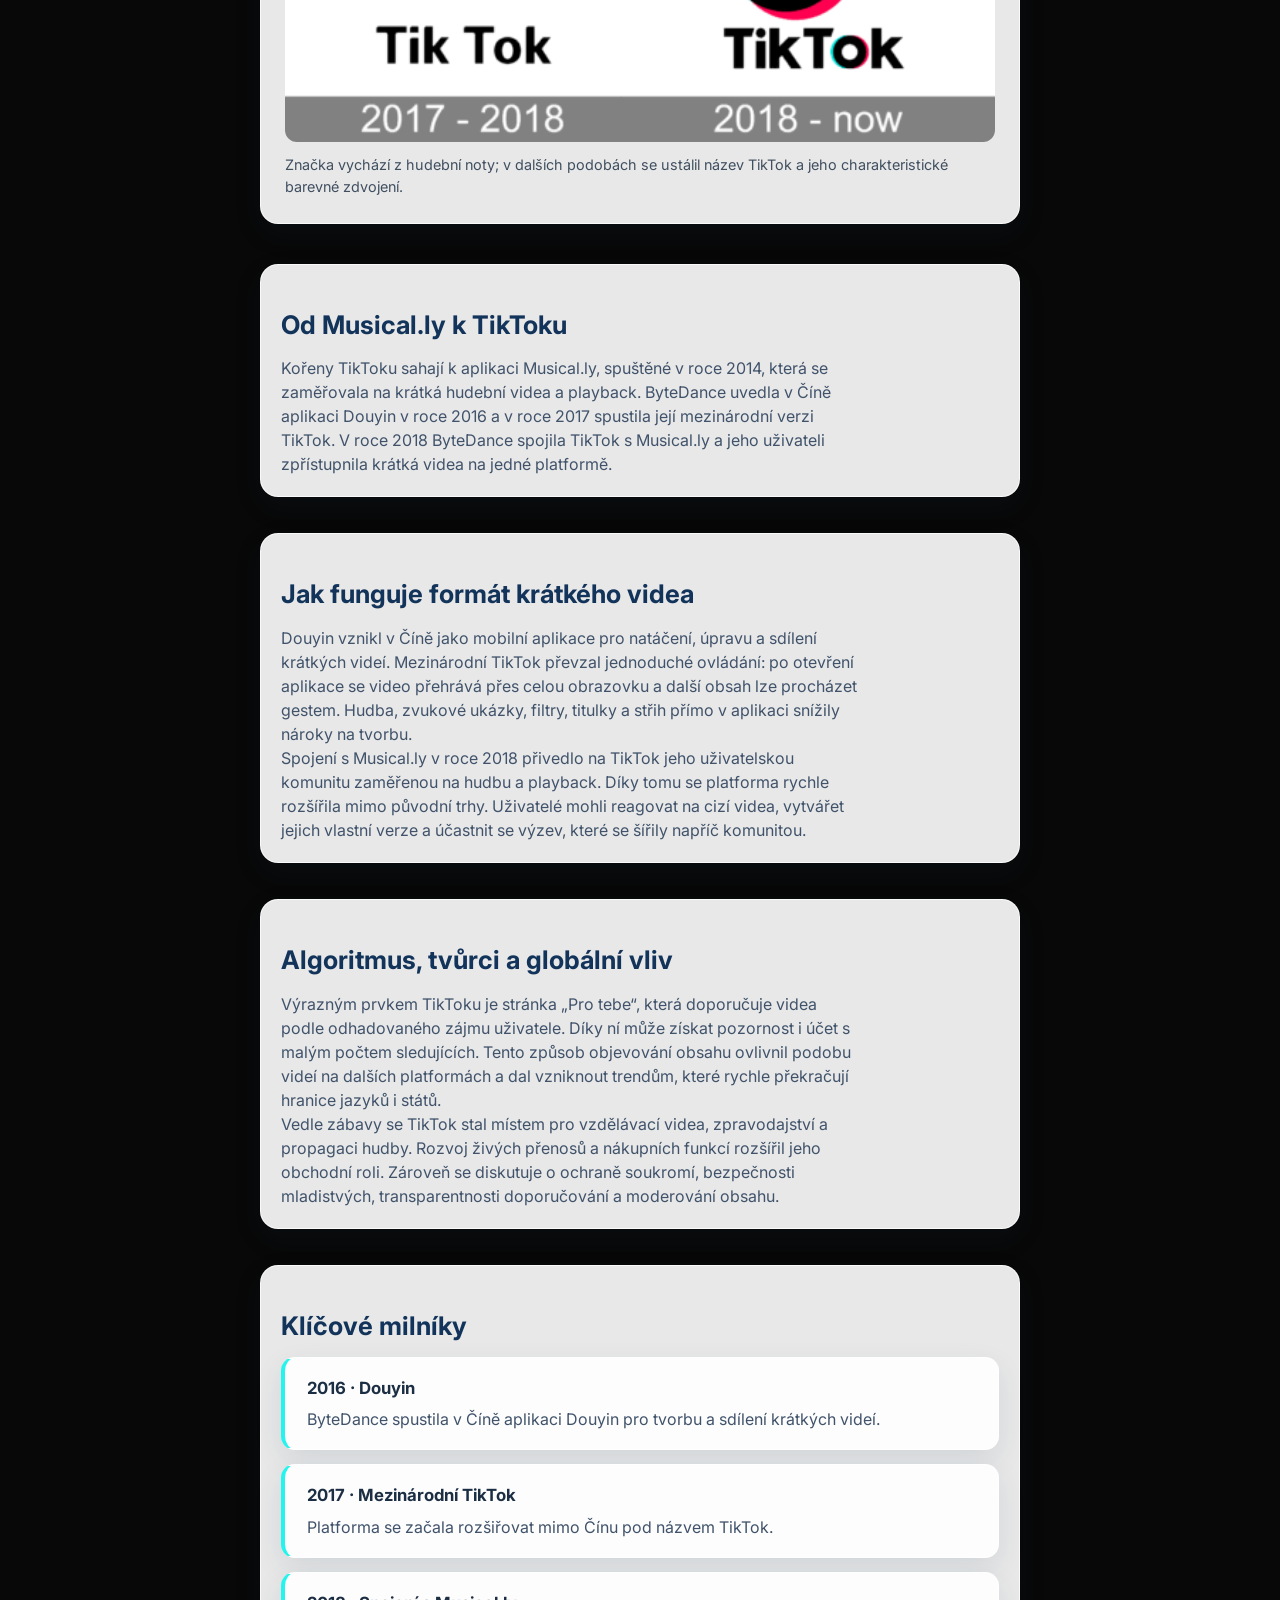
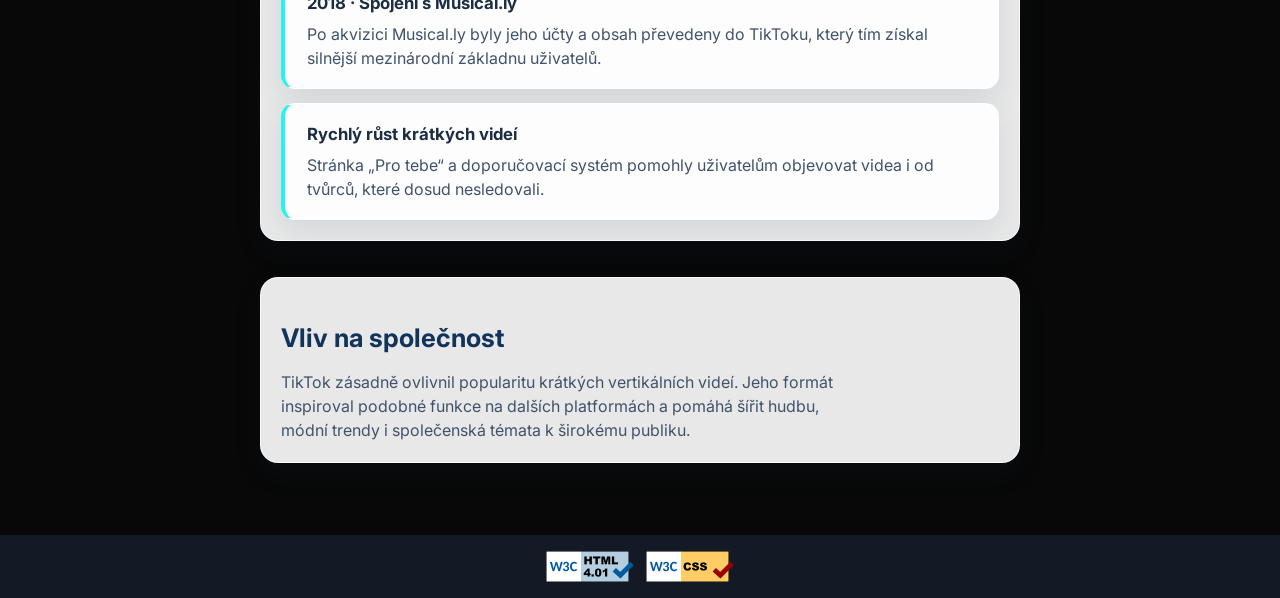
<file: tiktok.html>
<!DOCTYPE html>
<html lang="cs">
<head>
    <meta charset="UTF-8">
    <meta name="viewport" content="width=device-width, initial-scale=1.0">
    <title>TikTok</title>
    <link rel="stylesheet" href="style.css">
    <link rel="stylesheet" href="menu.css">
</head>
<body class="social-page tiktok-page network-template-page">
    <header>
        <nav id="navbar">
            <ul>
                <li><a href="./index.html" aria-label="Domů"><i class="fa-solid fa-house" aria-hidden="true"></i> Domů</a></li>
                <li><a href="help.html" aria-label="Nápověda"><i class="fa-solid fa-circle-question" aria-hidden="true"></i> Nápověda</a></li>
                <li><a href="instagram.html"><i class="fa-brands fa-instagram" aria-hidden="true"></i> Instagram</a></li>
                <li><a href="x.html"><i class="fa-brands fa-x-twitter" aria-hidden="true"></i> X/Twitter</a></li>
                <li><a href="facebook.html"><i class="fa-brands fa-facebook" aria-hidden="true"></i> Facebook</a></li>
                <li><a href="snapchat.html"><i class="fa-brands fa-snapchat" aria-hidden="true"></i> Snapchat</a></li>
                <li><a href="tiktok.html" aria-current="page"><i class="fa-brands fa-tiktok" aria-hidden="true"></i> TikTok</a></li>
                <li><a href="youtube.html"><i class="fa-brands fa-youtube" aria-hidden="true"></i> YouTube</a></li>
                <li><a href="reddit.html"><i class="fa-brands fa-reddit" aria-hidden="true"></i> Reddit</a></li>
            </ul>
        </nav>
    </header>
    <main class="network-template tiktok-content">
        <section class="network-template-hero tiktok-hero">
            <header class="network-template-intro tiktok-intro">
                <p class="tiktok-eyebrow">Historie sociální sítě</p>
                <h1>TikTok</h1>
                <p class="tiktok-lead">Algoritmická revoluce a nová éra digitální zábavy</p>
            </header>
            <figure class="network-template-owner">
                <img src="assets/tiktok-ceo.jpg" alt="Shou Zi Chew, CEO TikToku" loading="lazy">
                <figcaption>
                    <strong>Shou Zi Chew</strong>
                    <span>CEO TikToku</span>
                </figcaption>
            </figure>
        </section>

        <dl class="tiktok-facts">
            <div>
                <dt>Rok spuštění</dt>
                <dd>2016 v Číně jako Douyin; mezinárodně jako TikTok od roku 2017</dd>
            </div>
            <div>
                <dt>Společnost</dt>
                <dd><a href="https://en.wikipedia.org/wiki/ByteDance" target="_blank" rel="noopener noreferrer">ByteDance</a>, založená <a href="https://en.wikipedia.org/wiki/Zhang_Yiming" target="_blank" rel="noopener noreferrer">Zhang Yimingem</a></dd>
            </div>
        </dl>

        <figure class="logo-history">
            <h2>Vývoj značky Douyin a TikTok</h2>
            <img src="assets/logos/tiktok.jpg" alt="Přehled vývoje loga TikToku od původní hudební noty přes první podobu Tik Tok po současnou značku">
            <figcaption>Značka vychází z hudební noty; v dalších podobách se ustálil název TikTok a jeho charakteristické barevné zdvojení.</figcaption>
        </figure>

        <section class="tiktok-section">
            <h2>Od Musical.ly k TikToku</h2>
            <p>Kořeny TikToku sahají k aplikaci Musical.ly, spuštěné v roce 2014, která se zaměřovala na krátká hudební videa a playback. ByteDance uvedla v Číně aplikaci Douyin v roce 2016 a v roce 2017 spustila její mezinárodní verzi TikTok. V roce 2018 ByteDance spojila TikTok s Musical.ly a jeho uživateli zpřístupnila krátká videa na jedné platformě.</p>
        </section>

        <section class="tiktok-section">
            <h2>Jak funguje formát krátkého videa</h2>
            <p>Douyin vznikl v Číně jako mobilní aplikace pro natáčení, úpravu a sdílení krátkých videí. Mezinárodní TikTok převzal jednoduché ovládání: po otevření aplikace se video přehrává přes celou obrazovku a další obsah lze procházet gestem. Hudba, zvukové ukázky, filtry, titulky a střih přímo v aplikaci snížily nároky na tvorbu.</p>
            <p>Spojení s Musical.ly v roce 2018 přivedlo na TikTok jeho uživatelskou komunitu zaměřenou na hudbu a playback. Díky tomu se platforma rychle rozšířila mimo původní trhy. Uživatelé mohli reagovat na cizí videa, vytvářet jejich vlastní verze a účastnit se výzev, které se šířily napříč komunitou.</p>
        </section>

        <section class="tiktok-section">
            <h2>Algoritmus, tvůrci a globální vliv</h2>
            <p>Výrazným prvkem TikToku je stránka „Pro tebe“, která doporučuje videa podle odhadovaného zájmu uživatele. Díky ní může získat pozornost i účet s malým počtem sledujících. Tento způsob objevování obsahu ovlivnil podobu videí na dalších platformách a dal vzniknout trendům, které rychle překračují hranice jazyků i států.</p>
            <p>Vedle zábavy se TikTok stal místem pro vzdělávací videa, zpravodajství a propagaci hudby. Rozvoj živých přenosů a nákupních funkcí rozšířil jeho obchodní roli. Zároveň se diskutuje o ochraně soukromí, bezpečnosti mladistvých, transparentnosti doporučování a moderování obsahu.</p>
        </section>

        <section class="tiktok-section">
            <h2>Klíčové milníky</h2>
            <ol class="tiktok-timeline">
                <li>
                    <strong>2016 · Douyin</strong>
                    <p>ByteDance spustila v Číně aplikaci Douyin pro tvorbu a sdílení krátkých videí.</p>
                </li>
                <li>
                    <strong>2017 · Mezinárodní TikTok</strong>
                    <p>Platforma se začala rozšiřovat mimo Čínu pod názvem TikTok.</p>
                </li>
                <li>
                    <strong>2018 · Spojení s Musical.ly</strong>
                    <p>Po akvizici Musical.ly byly jeho účty a obsah převedeny do TikToku, který tím získal silnější mezinárodní základnu uživatelů.</p>
                </li>
                <li>
                    <strong>Rychlý růst krátkých videí</strong>
                    <p>Stránka „Pro tebe“ a doporučovací systém pomohly uživatelům objevovat videa i od tvůrců, které dosud nesledovali.</p>
                </li>
            </ol>
        </section>

        <section class="tiktok-impact">
            <h2>Vliv na společnost</h2>
            <p>TikTok zásadně ovlivnil popularitu krátkých vertikálních videí. Jeho formát inspiroval podobné funkce na dalších platformách a pomáhá šířit hudbu, módní trendy i společenská témata k širokému publiku.</p>
        </section>
    </main>
    <footer class="site-footer">
        <a href="https://validator.w3.org/nu/?showsource=yes&amp;showoutline=yes&amp;showimagereport=yes&amp;level=warning&amp;doc=https%3A%2F%2Fjakubkutlak.github.io%2Fprojekt1-web/" target="_blank" rel="noopener noreferrer">
            <img src="assets/html-validator.png" alt="Ověřit HTML pomocí W3C Nu Validator">
        </a>
        <a href="https://jigsaw.w3.org/css-validator/validator?uri=https%3A%2F%2Fjakubkutlak.github.io%2Fprojekt1-web%2F&amp;profile=css3svg&amp;usermedium=all&amp;warning=1&amp;vextwarning=&amp;lang=cs" target="_blank" rel="noopener noreferrer">
            <img src="assets/css-validator.png" alt="Ověřit CSS pomocí W3C CSS Validator">
        </a>
    </footer>
</body>
</html>
</file>
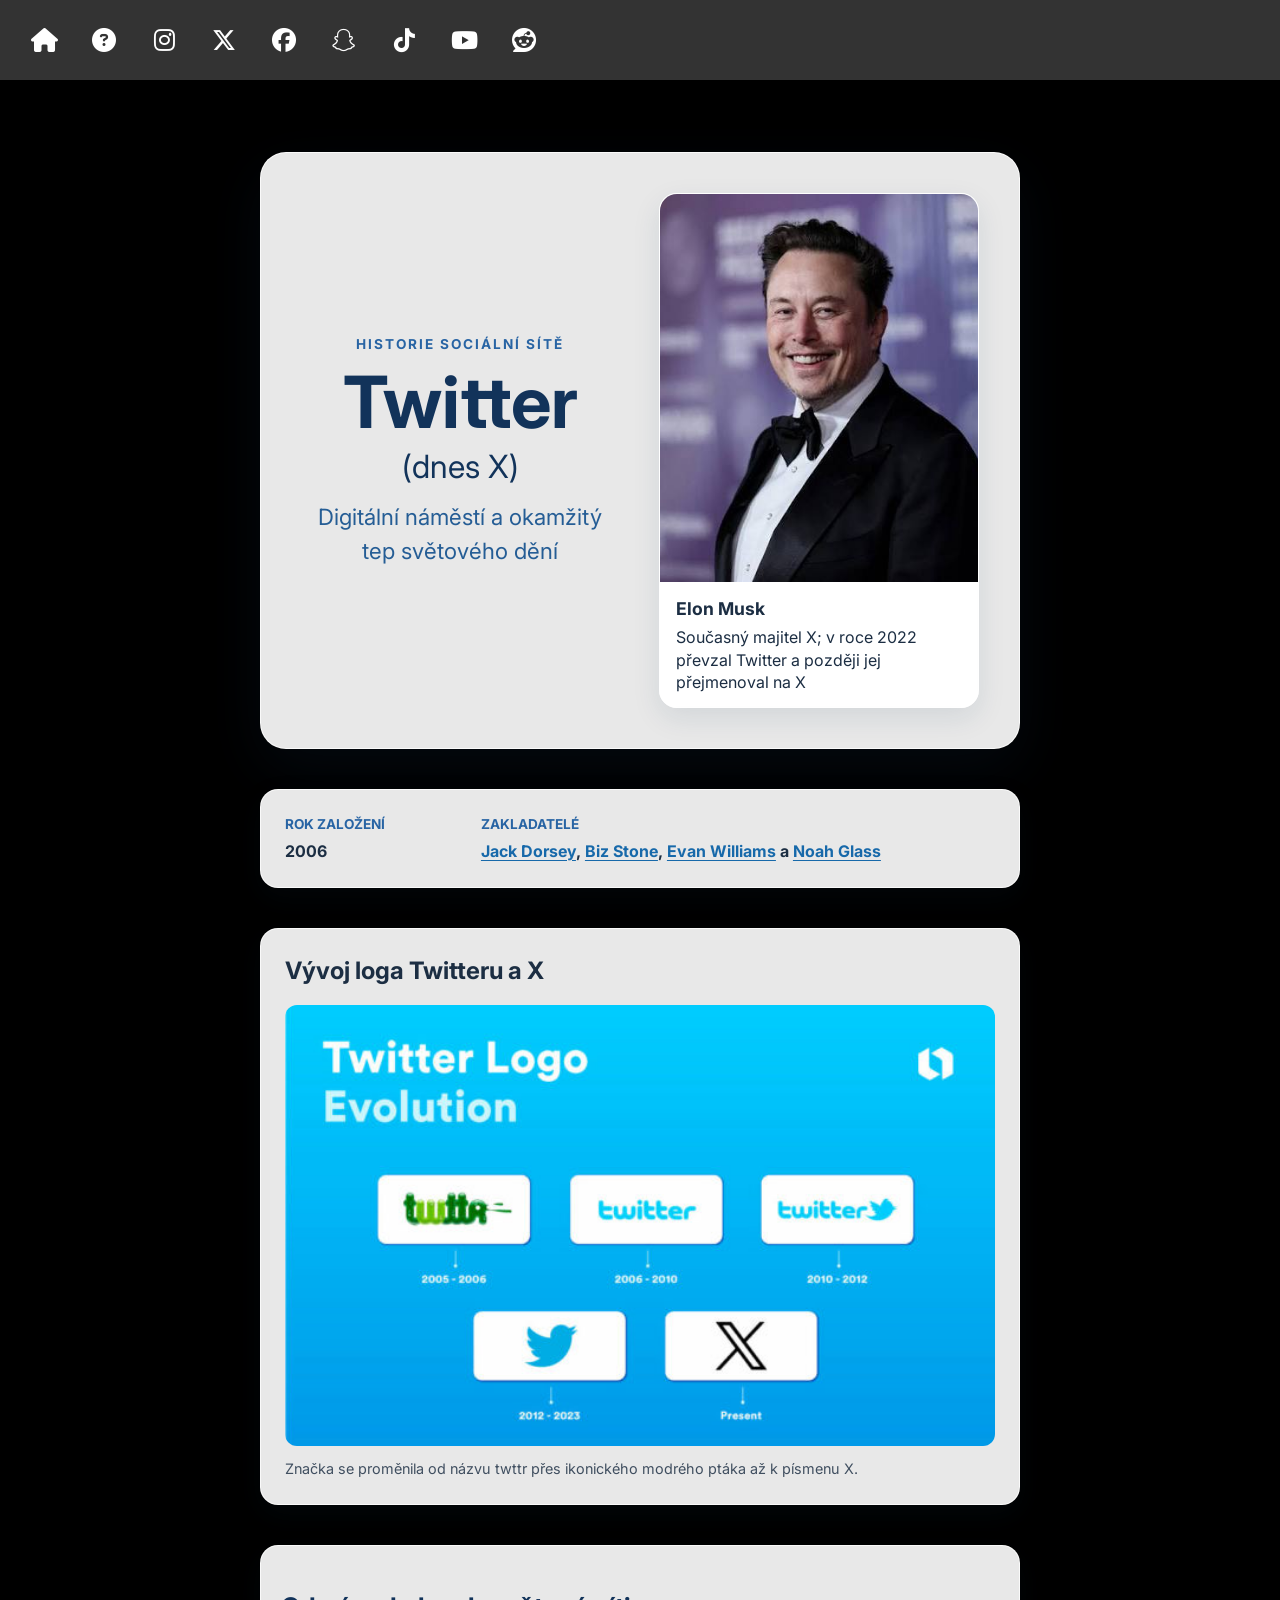
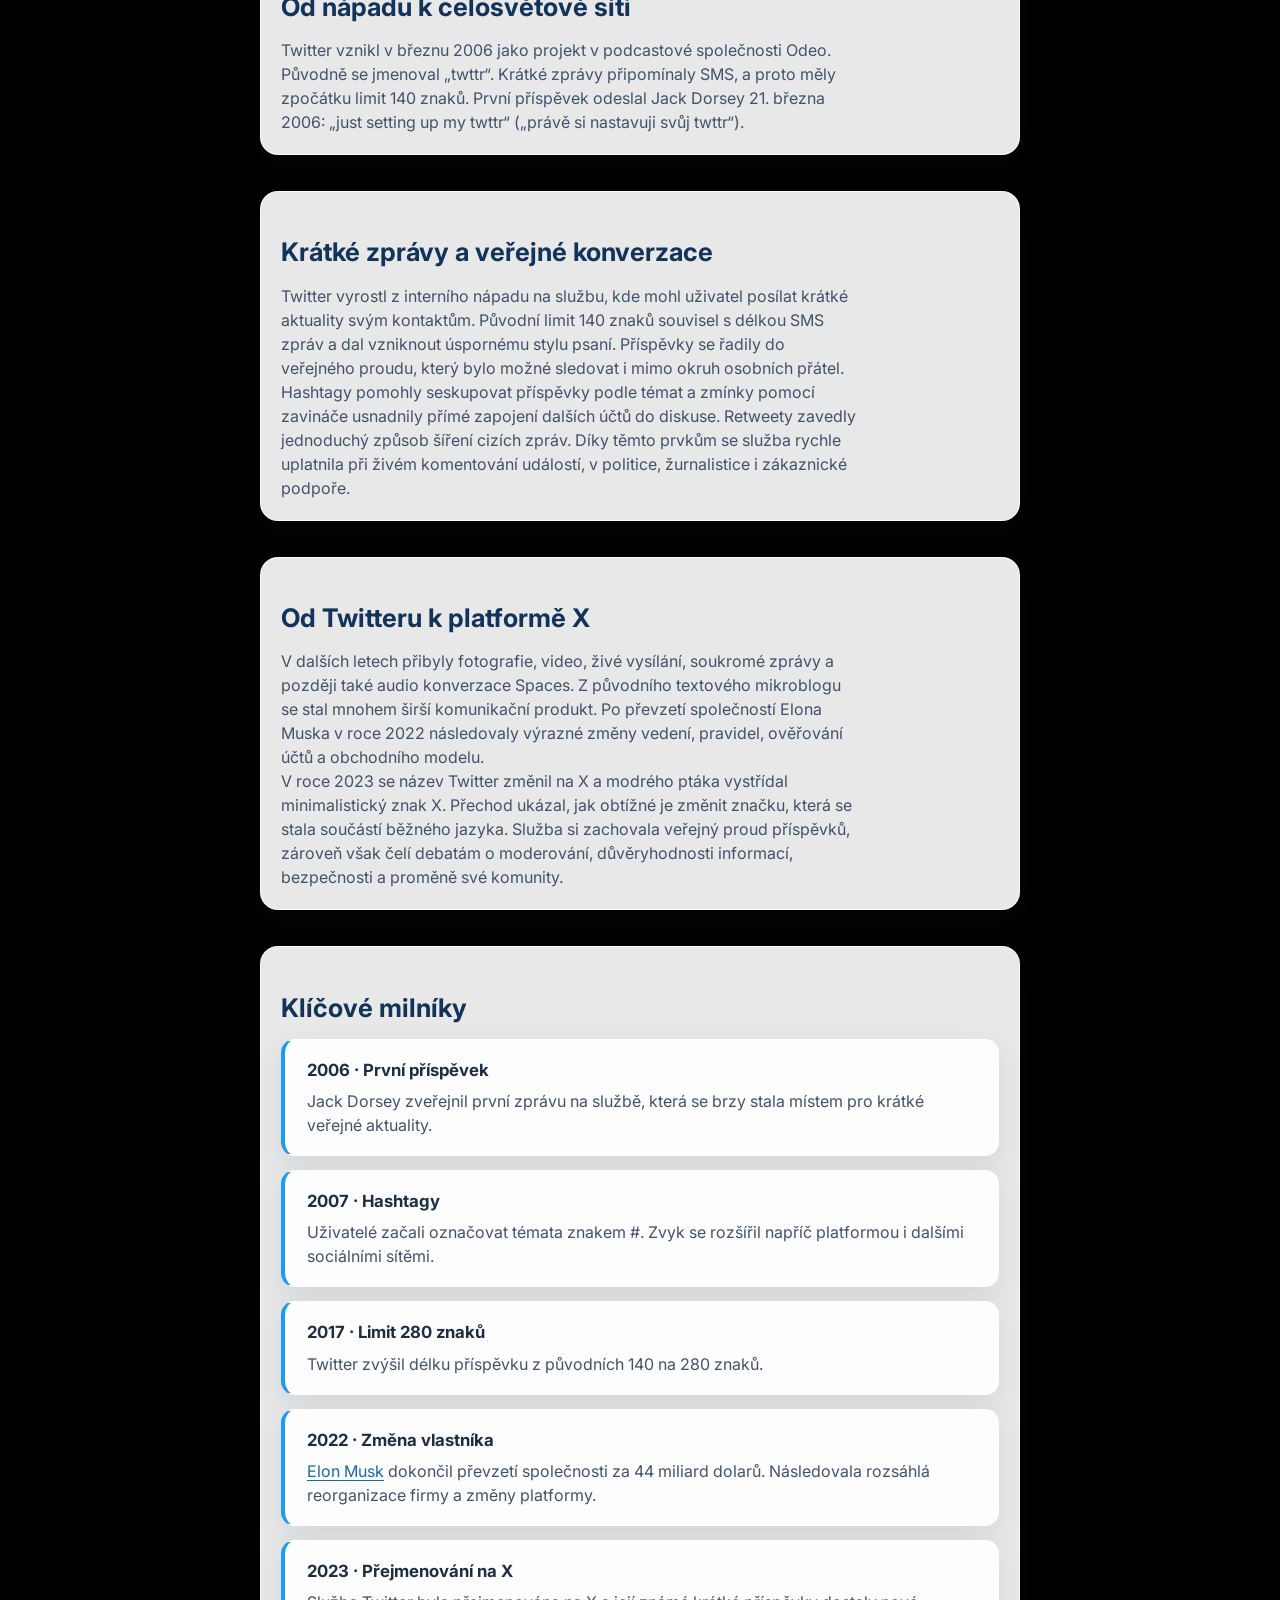
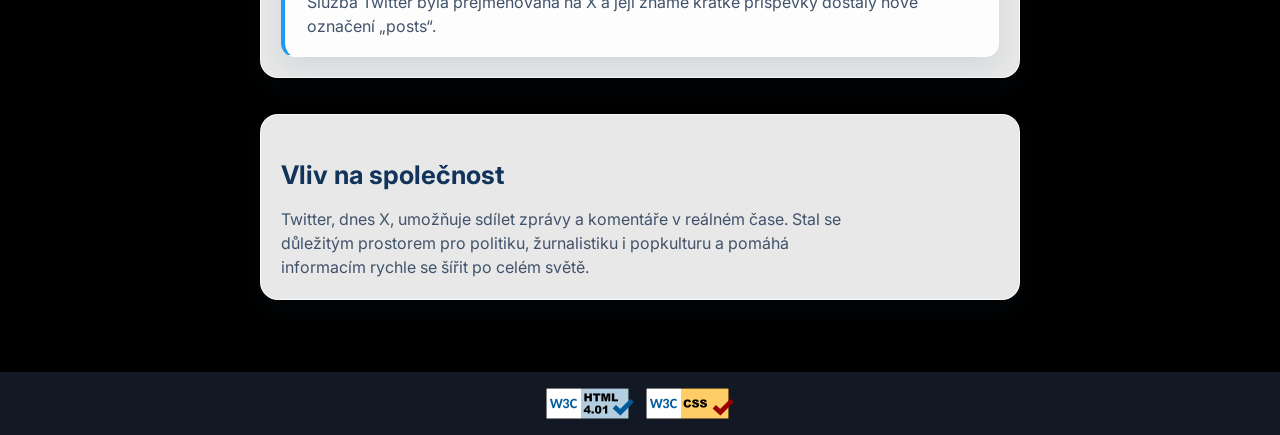
<file: x.html>
<!DOCTYPE html>
<html lang="cs">
<head>
    <meta charset="UTF-8">
    <meta name="viewport" content="width=device-width, initial-scale=1.0">
    <title>Historie X/Twitteru</title>
    <link rel="stylesheet" href="style.css">
    <link rel="stylesheet" href="menu.css">
</head>
<body class="social-page x-page">
    <header>
        <nav id="navbar">
            <ul>
                <li><a href="./index.html" aria-label="Domů"><i class="fa-solid fa-house" aria-hidden="true"></i> Domů</a></li>
                <li><a href="help.html" aria-label="Nápověda"><i class="fa-solid fa-circle-question" aria-hidden="true"></i> Nápověda</a></li>
                <li><a href="instagram.html"><i class="fa-brands fa-instagram" aria-hidden="true"></i> Instagram</a></li>
                <li><a href="x.html" aria-current="page"><i class="fa-brands fa-x-twitter" aria-hidden="true"></i> X/Twitter</a></li>
                <li><a href="facebook.html"><i class="fa-brands fa-facebook" aria-hidden="true"></i> Facebook</a></li>
                <li><a href="snapchat.html"><i class="fa-brands fa-snapchat" aria-hidden="true"></i> Snapchat</a></li>
                <li><a href="tiktok.html"><i class="fa-brands fa-tiktok" aria-hidden="true"></i> TikTok</a></li>
                <li><a href="youtube.html"><i class="fa-brands fa-youtube" aria-hidden="true"></i> YouTube</a></li>
                <li><a href="reddit.html"><i class="fa-brands fa-reddit" aria-hidden="true"></i> Reddit</a></li>
            </ul>
        </nav>
    </header>
    <main class="container x-container">
        <section class="x-hero">
            <header class="x-intro">
                <p class="x-eyebrow">Historie sociální sítě</p>
                <h1>Twitter <span>(dnes X)</span></h1>
                <p class="x-lead">Digitální náměstí a okamžitý tep světového dění</p>
            </header>
            <figure class="x-profile">
                <img src="assets/musk.jpg" alt="Elon Musk, současný majitel X" loading="lazy">
                <figcaption>
                    <strong>Elon Musk</strong>
                    <span>Současný majitel X; v roce 2022 převzal Twitter a později jej přejmenoval na X</span>
                </figcaption>
            </figure>
        </section>

        <dl class="x-facts">
            <div>
                <dt>Rok založení</dt>
                <dd>2006</dd>
            </div>
            <div>
                <dt>Zakladatelé</dt>
                <dd>
                    <a href="https://en.wikipedia.org/wiki/Jack_Dorsey" target="_blank" rel="noopener noreferrer">Jack Dorsey</a>,
                    <a href="https://en.wikipedia.org/wiki/Biz_Stone" target="_blank" rel="noopener noreferrer">Biz Stone</a>,
                    <a href="https://en.wikipedia.org/wiki/Evan_Williams_(Internet entrepreneur)" target="_blank" rel="noopener noreferrer">Evan Williams</a> a
                    <a href="https://en.wikipedia.org/wiki/Noah_Glass" target="_blank" rel="noopener noreferrer">Noah Glass</a>
                </dd>
            </div>
        </dl>

        <figure class="logo-history">
            <h2>Vývoj loga Twitteru a X</h2>
            <img src="assets/logos/x.jpg" alt="Přehled vývoje loga Twitteru od twttr a nápisu Twitter přes modrého ptáka až po X">
            <figcaption>Značka se proměnila od názvu twttr přes ikonického modrého ptáka až k písmenu X.</figcaption>
        </figure>

        <section class="x-section">
            <h2>Od nápadu k celosvětové síti</h2>
            <p>Twitter vznikl v březnu 2006 jako projekt v podcastové společnosti Odeo. Původně se jmenoval „twttr“. Krátké zprávy připomínaly SMS, a proto měly zpočátku limit 140 znaků. První příspěvek odeslal Jack Dorsey 21. března 2006: „just setting up my twttr“ („právě si nastavuji svůj twttr“).</p>
        </section>

        <section class="x-section">
            <h2>Krátké zprávy a veřejné konverzace</h2>
            <p>Twitter vyrostl z interního nápadu na službu, kde mohl uživatel posílat krátké aktuality svým kontaktům. Původní limit 140 znaků souvisel s délkou SMS zpráv a dal vzniknout úspornému stylu psaní. Příspěvky se řadily do veřejného proudu, který bylo možné sledovat i mimo okruh osobních přátel.</p>
            <p>Hashtagy pomohly seskupovat příspěvky podle témat a zmínky pomocí zavináče usnadnily přímé zapojení dalších účtů do diskuse. Retweety zavedly jednoduchý způsob šíření cizích zpráv. Díky těmto prvkům se služba rychle uplatnila při živém komentování událostí, v politice, žurnalistice i zákaznické podpoře.</p>
        </section>

        <section class="x-section">
            <h2>Od Twitteru k platformě X</h2>
            <p>V dalších letech přibyly fotografie, video, živé vysílání, soukromé zprávy a později také audio konverzace Spaces. Z původního textového mikroblogu se stal mnohem širší komunikační produkt. Po převzetí společností Elona Muska v roce 2022 následovaly výrazné změny vedení, pravidel, ověřování účtů a obchodního modelu.</p>
            <p>V roce 2023 se název Twitter změnil na X a modrého ptáka vystřídal minimalistický znak X. Přechod ukázal, jak obtížné je změnit značku, která se stala součástí běžného jazyka. Služba si zachovala veřejný proud příspěvků, zároveň však čelí debatám o moderování, důvěryhodnosti informací, bezpečnosti a proměně své komunity.</p>
        </section>

        <section class="x-section">
            <h2>Klíčové milníky</h2>
            <ol class="x-timeline">
                <li>
                    <strong>2006 · První příspěvek</strong>
                    <p>Jack Dorsey zveřejnil první zprávu na službě, která se brzy stala místem pro krátké veřejné aktuality.</p>
                </li>
                <li>
                    <strong>2007 · Hashtagy</strong>
                    <p>Uživatelé začali označovat témata znakem #. Zvyk se rozšířil napříč platformou i dalšími sociálními sítěmi.</p>
                </li>
                <li>
                    <strong>2017 · Limit 280 znaků</strong>
                    <p>Twitter zvýšil délku příspěvku z původních 140 na 280 znaků.</p>
                </li>
                <li>
                    <strong>2022 · Změna vlastníka</strong>
                    <p><a href="https://en.wikipedia.org/wiki/Elon_Musk" target="_blank" rel="noopener noreferrer">Elon Musk</a> dokončil převzetí společnosti za 44 miliard dolarů. Následovala rozsáhlá reorganizace firmy a změny platformy.</p>
                </li>
                <li>
                    <strong>2023 · Přejmenování na X</strong>
                    <p>Služba Twitter byla přejmenována na X a její známé krátké příspěvky dostaly nové označení „posts“.</p>
                </li>
            </ol>
        </section>

        <section class="x-impact">
            <h2>Vliv na společnost</h2>
            <p>Twitter, dnes X, umožňuje sdílet zprávy a komentáře v reálném čase. Stal se důležitým prostorem pro politiku, žurnalistiku i popkulturu a pomáhá informacím rychle se šířit po celém světě.</p>
        </section>
    </main>
    <footer class="site-footer">
        <a href="https://validator.w3.org/nu/?showsource=yes&amp;showoutline=yes&amp;showimagereport=yes&amp;level=warning&amp;doc=https%3A%2F%2Fjakubkutlak.github.io%2Fprojekt1-web/" target="_blank" rel="noopener noreferrer">
            <img src="assets/html-validator.png" alt="Ověřit HTML pomocí W3C Nu Validator">
        </a>
        <a href="https://jigsaw.w3.org/css-validator/validator?uri=https%3A%2F%2Fjakubkutlak.github.io%2Fprojekt1-web%2F&amp;profile=css3svg&amp;usermedium=all&amp;warning=1&amp;vextwarning=&amp;lang=cs" target="_blank" rel="noopener noreferrer">
            <img src="assets/css-validator.png" alt="Ověřit CSS pomocí W3C CSS Validator">
        </a>
    </footer>
</body>
</html>
</file>
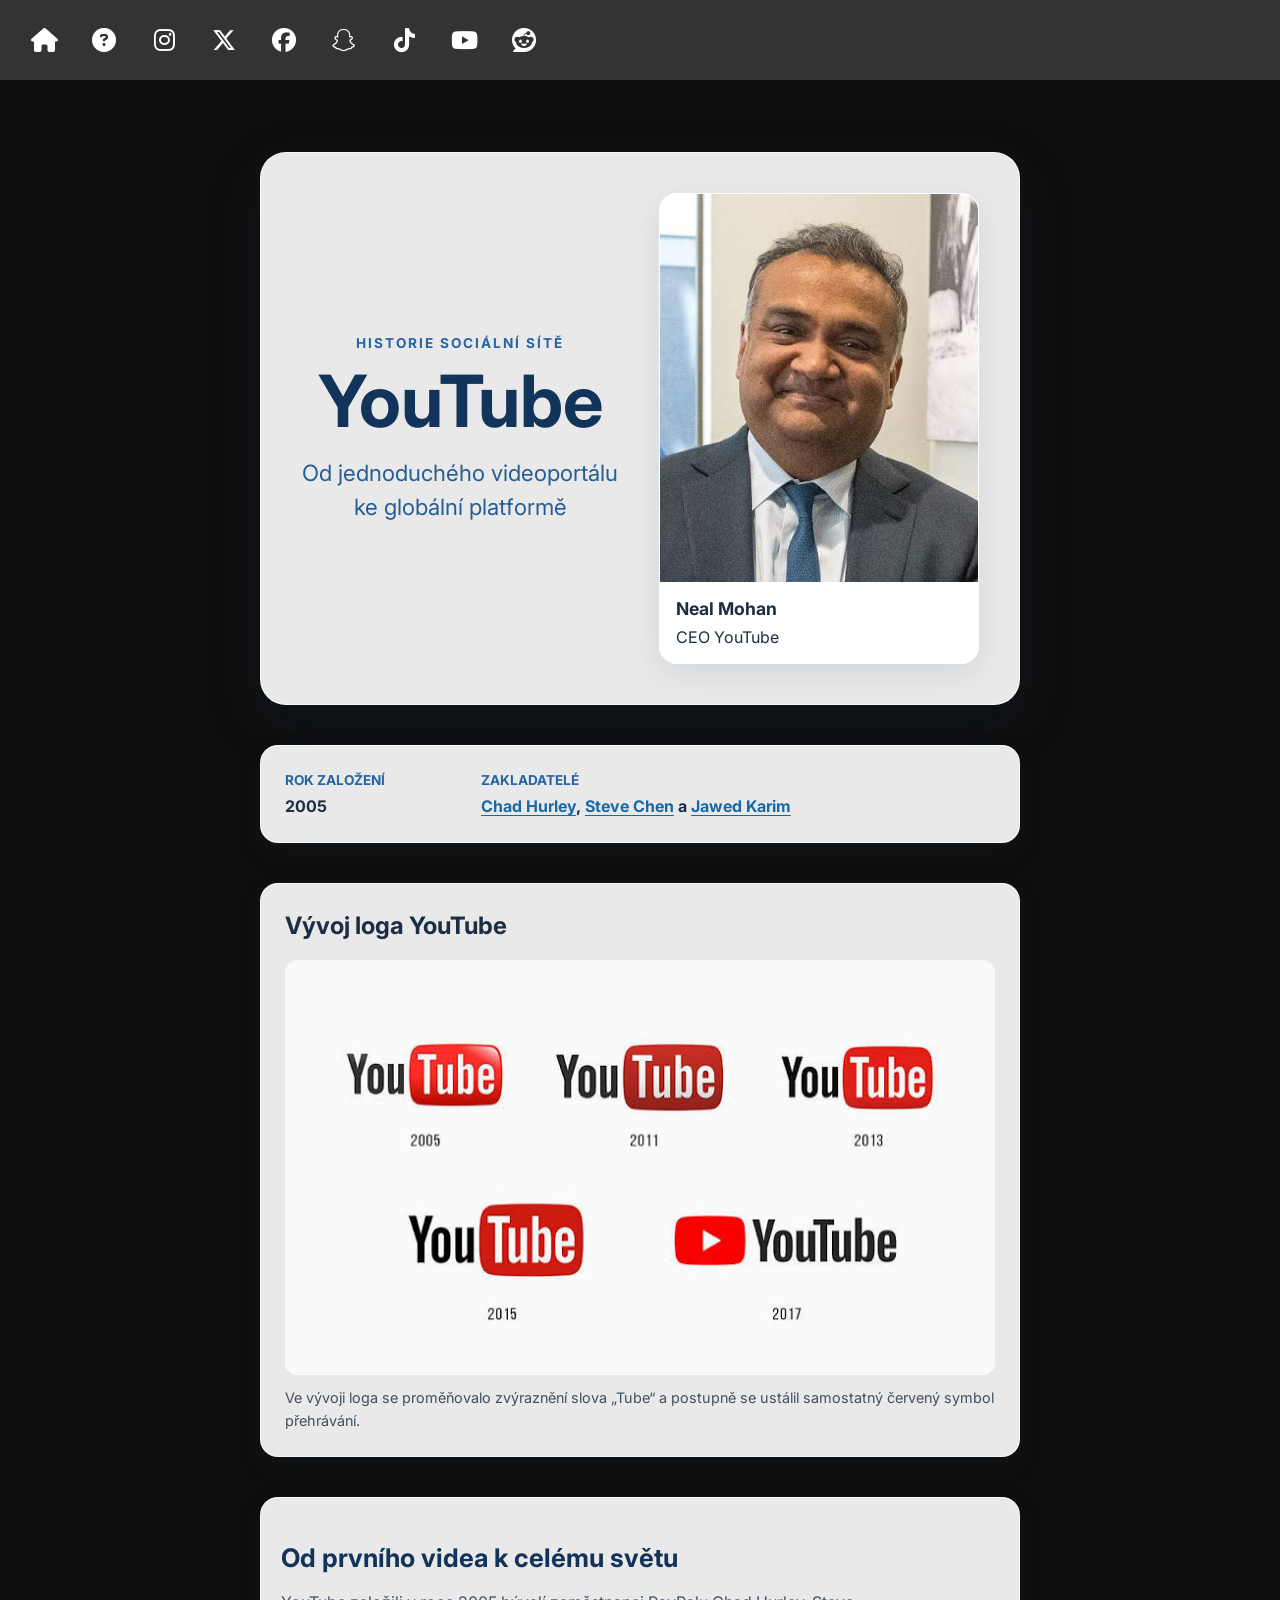
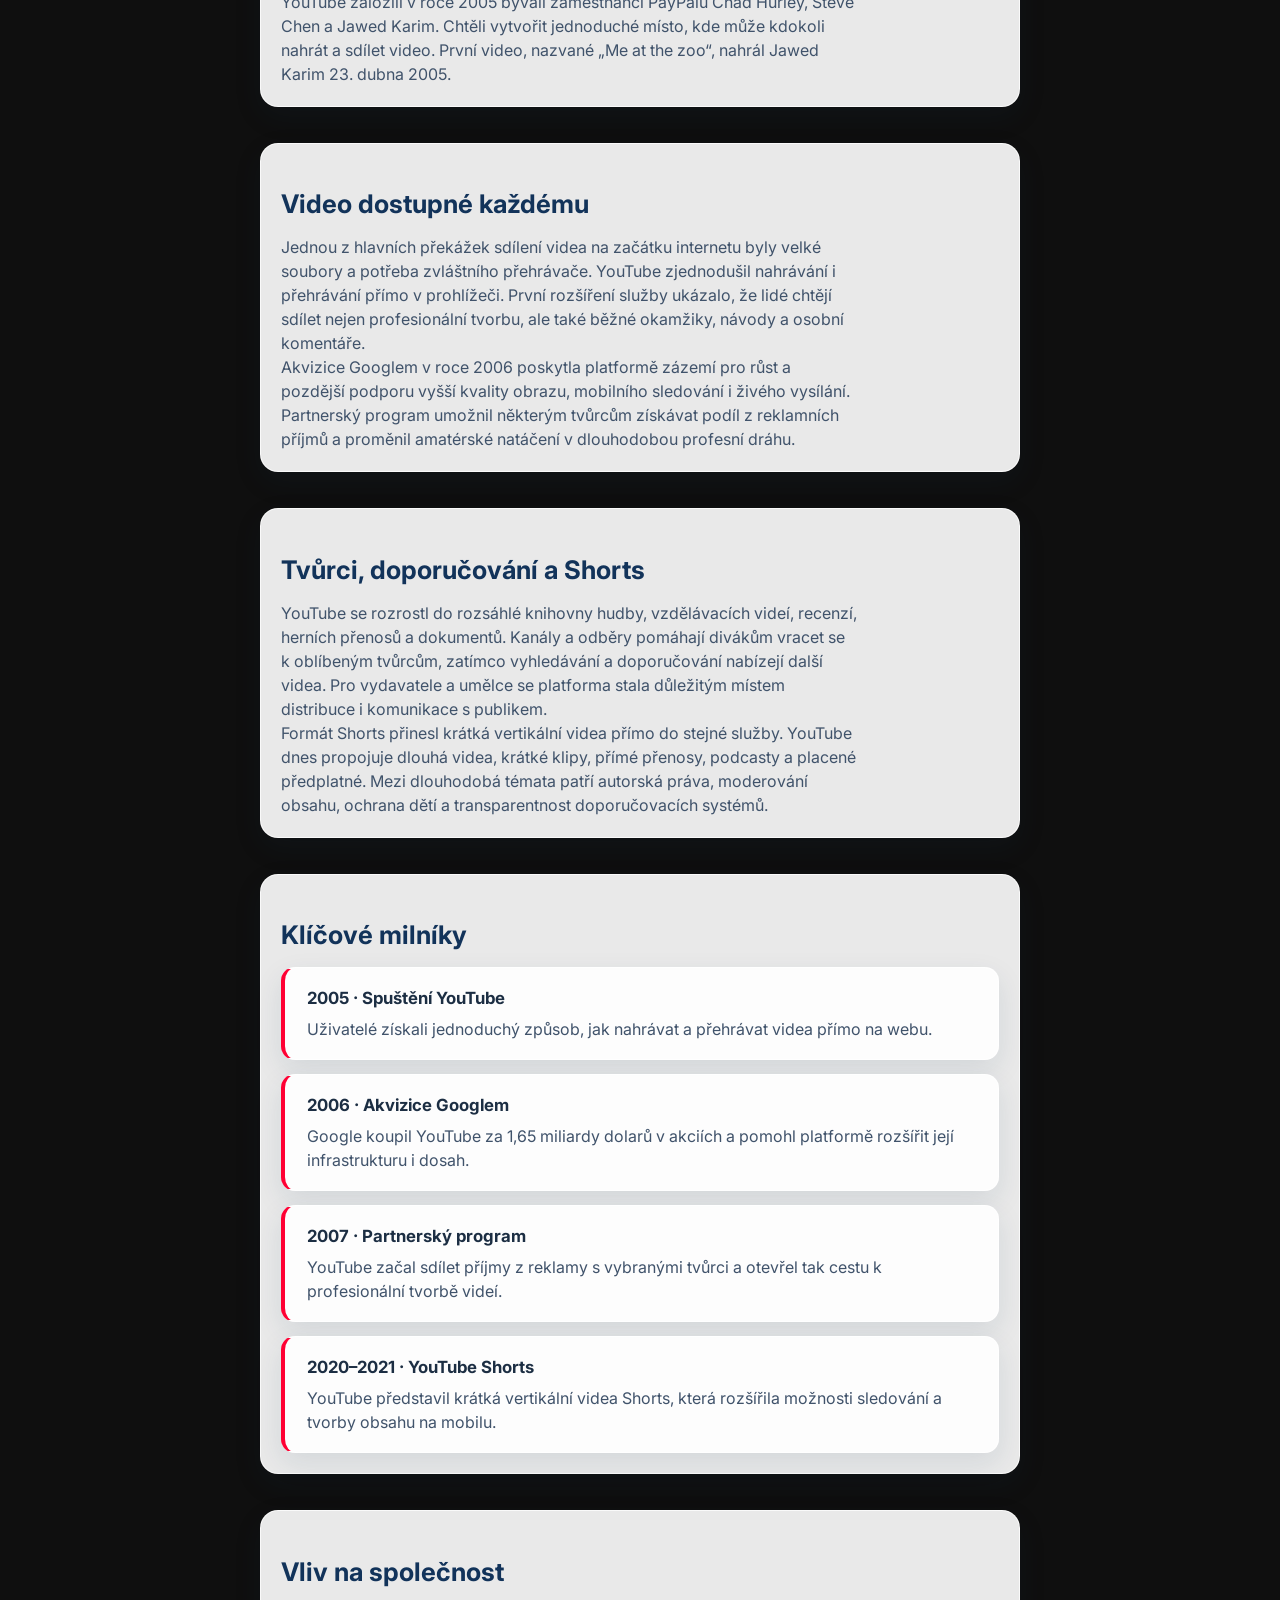
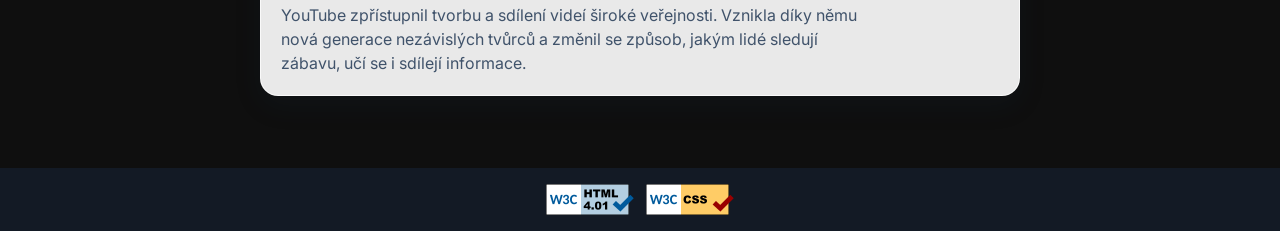
<file: youtube.html>
<!DOCTYPE html>
<html lang="cs">
<head>
    <meta charset="UTF-8">
    <meta name="viewport" content="width=device-width, initial-scale=1.0">
    <title>Historie YouTube</title>
    <link rel="stylesheet" href="style.css">
    <link rel="stylesheet" href="menu.css">
</head>
<body class="social-page youtube-page network-template-page">
    <header>
        <nav id="navbar">
            <ul>
                <li><a href="./index.html" aria-label="Domů"><i class="fa-solid fa-house" aria-hidden="true"></i> Domů</a></li>
                <li><a href="help.html" aria-label="Nápověda"><i class="fa-solid fa-circle-question" aria-hidden="true"></i> Nápověda</a></li>
                <li><a href="instagram.html"><i class="fa-brands fa-instagram" aria-hidden="true"></i> Instagram</a></li>
                <li><a href="x.html"><i class="fa-brands fa-x-twitter" aria-hidden="true"></i> X/Twitter</a></li>
                <li><a href="facebook.html"><i class="fa-brands fa-facebook" aria-hidden="true"></i> Facebook</a></li>
                <li><a href="snapchat.html"><i class="fa-brands fa-snapchat" aria-hidden="true"></i> Snapchat</a></li>
                <li><a href="tiktok.html"><i class="fa-brands fa-tiktok" aria-hidden="true"></i> TikTok</a></li>
                <li><a href="youtube.html" aria-current="page"><i class="fa-brands fa-youtube" aria-hidden="true"></i> YouTube</a></li>
                <li><a href="reddit.html"><i class="fa-brands fa-reddit" aria-hidden="true"></i> Reddit</a></li>
            </ul>
        </nav>
    </header>
    <main class="network-template youtube-content">
        <section class="network-template-hero youtube-hero">
            <header class="network-template-intro youtube-intro">
                <p class="youtube-eyebrow">Historie sociální sítě</p>
                <h1>YouTube</h1>
                <p class="youtube-lead">Od jednoduchého videoportálu ke globální platformě</p>
            </header>
            <figure class="network-template-owner">
                <img src="assets/youtube-ceo.jpg" alt="Neal Mohan, CEO YouTube" loading="lazy">
                <figcaption>
                    <strong>Neal Mohan</strong>
                    <span>CEO YouTube</span>
                </figcaption>
            </figure>
        </section>

        <dl class="youtube-facts">
            <div>
                <dt>Rok založení</dt>
                <dd>2005</dd>
            </div>
            <div>
                <dt>Zakladatelé</dt>
                <dd>
                    <a href="https://en.wikipedia.org/wiki/Chad_Hurley" target="_blank" rel="noopener noreferrer">Chad Hurley</a>,
                    <a href="https://en.wikipedia.org/wiki/Steve_Chen" target="_blank" rel="noopener noreferrer">Steve Chen</a>
                    a <a href="https://en.wikipedia.org/wiki/Jawed_Karim" target="_blank" rel="noopener noreferrer">Jawed Karim</a>
                </dd>
            </div>
        </dl>

        <figure class="logo-history">
            <h2>Vývoj loga YouTube</h2>
            <img src="assets/logos/youtube.jpg" alt="Přehled vývoje loga YouTube od roku 2005 po podobu z roku 2017">
            <figcaption>Ve vývoji loga se proměňovalo zvýraznění slova „Tube“ a postupně se ustálil samostatný červený symbol přehrávání.</figcaption>
        </figure>

        <section class="youtube-section">
            <h2>Od prvního videa k celému světu</h2>
            <p>YouTube založili v roce 2005 bývalí zaměstnanci PayPalu Chad Hurley, Steve Chen a Jawed Karim. Chtěli vytvořit jednoduché místo, kde může kdokoli nahrát a sdílet video. První video, nazvané „Me at the zoo“, nahrál Jawed Karim 23. dubna 2005.</p>
        </section>

        <section class="youtube-section">
            <h2>Video dostupné každému</h2>
            <p>Jednou z hlavních překážek sdílení videa na začátku internetu byly velké soubory a potřeba zvláštního přehrávače. YouTube zjednodušil nahrávání i přehrávání přímo v prohlížeči. První rozšíření služby ukázalo, že lidé chtějí sdílet nejen profesionální tvorbu, ale také běžné okamžiky, návody a osobní komentáře.</p>
            <p>Akvizice Googlem v roce 2006 poskytla platformě zázemí pro růst a pozdější podporu vyšší kvality obrazu, mobilního sledování i živého vysílání. Partnerský program umožnil některým tvůrcům získávat podíl z reklamních příjmů a proměnil amatérské natáčení v dlouhodobou profesní dráhu.</p>
        </section>

        <section class="youtube-section">
            <h2>Tvůrci, doporučování a Shorts</h2>
            <p>YouTube se rozrostl do rozsáhlé knihovny hudby, vzdělávacích videí, recenzí, herních přenosů a dokumentů. Kanály a odběry pomáhají divákům vracet se k oblíbeným tvůrcům, zatímco vyhledávání a doporučování nabízejí další videa. Pro vydavatele a umělce se platforma stala důležitým místem distribuce i komunikace s publikem.</p>
            <p>Formát Shorts přinesl krátká vertikální videa přímo do stejné služby. YouTube dnes propojuje dlouhá videa, krátké klipy, přímé přenosy, podcasty a placené předplatné. Mezi dlouhodobá témata patří autorská práva, moderování obsahu, ochrana dětí a transparentnost doporučovacích systémů.</p>
        </section>

        <section class="youtube-section">
            <h2>Klíčové milníky</h2>
            <ol class="youtube-timeline">
                <li>
                    <strong>2005 · Spuštění YouTube</strong>
                    <p>Uživatelé získali jednoduchý způsob, jak nahrávat a přehrávat videa přímo na webu.</p>
                </li>
                <li>
                    <strong>2006 · Akvizice Googlem</strong>
                    <p>Google koupil YouTube za 1,65 miliardy dolarů v akciích a pomohl platformě rozšířit její infrastrukturu i dosah.</p>
                </li>
                <li>
                    <strong>2007 · Partnerský program</strong>
                    <p>YouTube začal sdílet příjmy z reklamy s vybranými tvůrci a otevřel tak cestu k profesionální tvorbě videí.</p>
                </li>
                <li>
                    <strong>2020–2021 · YouTube Shorts</strong>
                    <p>YouTube představil krátká vertikální videa Shorts, která rozšířila možnosti sledování a tvorby obsahu na mobilu.</p>
                </li>
            </ol>
        </section>

        <section class="youtube-impact">
            <h2>Vliv na společnost</h2>
            <p>YouTube zpřístupnil tvorbu a sdílení videí široké veřejnosti. Vznikla díky němu nová generace nezávislých tvůrců a změnil se způsob, jakým lidé sledují zábavu, učí se i sdílejí informace.</p>
        </section>
    </main>
    <footer class="site-footer">
        <a href="https://validator.w3.org/nu/?showsource=yes&amp;showoutline=yes&amp;showimagereport=yes&amp;level=warning&amp;doc=https%3A%2F%2Fjakubkutlak.github.io%2Fprojekt1-web/" target="_blank" rel="noopener noreferrer">
            <img src="assets/html-validator.png" alt="Ověřit HTML pomocí W3C Nu Validator">
        </a>
        <a href="https://jigsaw.w3.org/css-validator/validator?uri=https%3A%2F%2Fjakubkutlak.github.io%2Fprojekt1-web%2F&amp;profile=css3svg&amp;usermedium=all&amp;warning=1&amp;vextwarning=&amp;lang=cs" target="_blank" rel="noopener noreferrer">
            <img src="assets/css-validator.png" alt="Ověřit CSS pomocí W3C CSS Validator">
        </a>
    </footer>
</body>
</html>
</file>
<file: menu.css>
#navbar {
    background-color: #333;
    color: white;
    display: flex;
    justify-content: space-between;
    align-items: center;
    padding: 16px;
    font-size: 24px;
    font-weight: bold;
}

#navbar a {
    color: white;
    text-decoration: none;
}

#navbar ul {
    display: flex;
    flex-wrap: wrap;
    justify-content: center;
    list-style: none;
    align-items: center;
    margin: 0;
    padding: 0;
}

#navbar ul li a {
    display: inline-flex;
    align-items: center;
    gap: 8px;
    padding: 10px;
    margin: 0 4px;
}

#navbar ul li a i {
    display: inline-block;
    transition: transform 0.2s ease;
}

#navbar ul li a:hover {
    background-color: #999999;
    border-radius: 5px;
}

#navbar ul li a[aria-current="page"],
#navbar ul li a[aria-current="page"]:hover {
    background-color: #333;
}

@media (hover: hover) {
    #navbar ul li a:hover i {
        transform: scale(1.2);
    }
}

@media (max-width: 1400px) {
    #navbar ul {
        gap: 4px;
    }

    #navbar ul li a {
        justify-content: center;
        gap: 0;
        width: 48px;
        height: 48px;
        box-sizing: border-box;
        padding: 8px;
        font-size: 0;
    }

    #navbar ul li a i {
        font-size: 24px;
    }
}

@media (max-width: 600px) {
    #navbar {
        justify-content: center;
        padding: 8px;
    }

    #navbar ul {
        gap: 2px;
    }

    #navbar ul li a {
        width: 42px;
        height: 42px;
        margin: 0 2px;
    }

    #navbar ul li a i {
        font-size: 21px;
    }
}

.text-primary {
    color: #999999;
}
</file>
<file: style.css>
﻿@import url("https://cdnjs.cloudflare.com/ajax/libs/font-awesome/6.5.2/css/all.min.css");
@import url("https://fonts.googleapis.com/css2?family=Inter:wght@400;700&display=swap");

body {
    font-family: "Inter", sans-serif;
    min-height: 100vh;
    display: flex;
    flex-direction: column;
}

.site-footer {
    display: flex;
    align-items: center;
    justify-content: center;
    gap: 12px;
    margin-top: auto;
    padding: 16px;
    background: rgb(20 28 40 / 0.92);
}

.site-footer img {
    display: block;
    max-width: 100%;
    height: 31px;
}

.help-page {
    display: flex;
    flex-direction: column;
    background: #eef4fb url("assets/social-background.jpg") center / cover fixed no-repeat;
}

body:not(.social-page):not(.help-page) {
    background: #eef4fb url("assets/social-background.jpg") center / cover fixed no-repeat;
}

.help-page .info-container {
    margin: auto;
}

h1 {
    text-align: center;
}
h2 {
    text-align: center;
}
.container {
    background-color: #b4b2b2;
    max-width: 800px;
    margin: 0 auto;
    padding: 20px;
    border-radius: 15px;
    box-shadow: rgba(0, 0, 0, 0.07) 0px 1px 2px, rgba(0, 0, 0, 0.07) 0px 2px 4px, rgba(0, 0, 0, 0.07) 0px 4px 8px, rgba(0, 0, 0, 0.07) 0px 8px 16px, rgba(0, 0, 0, 0.07) 0px 16px 32px, rgba(0, 0, 0, 0.07) 0px 32px 64px;
    transition: transform 0.2s ease;
}

.container + .container {
    margin-top: 24px;
}

@media (hover: hover) {
    .intro-container:hover {
        transform: scale(1.3);
    }

    .help-page .info-container:hover {
        transform: scale(1.5);
    }
}
/* Social page components reuse the same glass-card palette as the home and help pages. */
.social-page {
    --social-accent: #1769aa;
    --social-subtle: #2864a4;
    --social-lead: #255d95;
    --social-muted: #40536b;
    --social-link: #1769aa;
    --social-link-hover: #0d4e86;
    --social-panel-border: rgb(255 255 255 / 0.8);
    --social-panel-background: rgb(255 255 255 / 0.91);
    --social-panel-shadow: 0 10px 28px rgb(22 55 91 / 0.1);
    --social-panel-text: #1c2e43;
    margin: 0;
}

.facebook-page {
    --social-accent: #1877f2;
    margin: 0;
    padding: 0;
    background-color: #4267B2;
    color: #fff;
}

.x-page {
    --social-accent: #1d9bf0;
    margin: 0;
    padding: 0;
    background: #000;
    color: #e7e9ea;
}

.network-template-page {
    --template-background: #111;
    --template-accent: #e7e9ea;
    --social-accent: var(--template-accent);
    margin: 0;
    color: var(--template-accent);
    background: var(--template-background);
}

.instagram-page.network-template-page {
    --template-background: #24152f;
    --template-accent: #c13584;
}

.snapchat-page.network-template-page {
    --template-background: #fffc00;
    --template-accent: #111;
}

.tiktok-page.network-template-page {
    --template-background: #080808;
    --template-accent: #25f4ee;
}

.youtube-page.network-template-page {
    --template-background: #0f0f0f;
    --template-accent: #ff0033;
}

.reddit-page.network-template-page {
    --template-background: #1a1a1b;
    --template-accent: #ff4500;
}

.facebook-hero,
.x-hero,
.network-template-hero {
    display: grid;
    grid-template-columns: minmax(0, 1fr) minmax(240px, 320px);
    align-items: center;
    gap: 40px;
    margin-bottom: 40px;
    padding: 40px;
    border: 1px solid var(--social-panel-border);
    border-radius: 26px;
    background: var(--social-panel-background);
    box-shadow: 0 20px 60px rgb(22 55 91 / 0.16);
    backdrop-filter: blur(8px);
}

.facebook-intro,
.x-intro,
.instagram-intro,
.tiktok-intro,
.reddit-intro,
.youtube-intro,
.snapchat-intro {
    text-align: center;
}

.facebook-profile,
.x-profile,
.instagram-owner,
.network-template-owner,
.facebook-facts,
.x-facts,
.instagram-facts,
.tiktok-facts,
.reddit-facts,
.youtube-facts,
.snapchat-facts {
    border: 1px solid var(--social-panel-border);
    border-radius: 18px;
    background: var(--social-panel-background);
    box-shadow: var(--social-panel-shadow);
    color: var(--social-panel-text);
    backdrop-filter: blur(6px);
}

.facebook-profile,
.x-profile,
.instagram-owner,
.network-template-owner {
    overflow: hidden;
    margin: 0;
}

.facebook-profile img,
.x-profile img,
.instagram-owner img,
.network-template-owner img {
    display: block;
    width: 100%;
    aspect-ratio: 0.82;
    object-fit: cover;
    object-position: center 30%;
}

.facebook-profile img { object-position: center 35%; }
.x-profile img { object-position: center 28%; }

.facebook-profile figcaption,
.x-profile figcaption,
.instagram-owner figcaption,
.network-template-owner figcaption {
    display: grid;
    gap: 4px;
    padding: 14px 16px;
}

.facebook-profile figcaption strong,
.x-profile figcaption strong,
.instagram-owner figcaption strong,
.network-template-owner figcaption strong {
    font-size: 1.1rem;
}

.facebook-profile figcaption span,
.x-profile figcaption span,
.instagram-owner figcaption span,
.network-template-owner figcaption span {
    line-height: 1.4;
}

.facebook-profile figcaption small,
.x-profile figcaption small {
    margin-top: 6px;
    color: #5a6878;
    font-size: 0.72rem;
    line-height: 1.4;
}

.facebook-profile figcaption a { color: var(--social-link); }
.facebook-profile figcaption a:hover { color: var(--social-link-hover); }

.facebook-eyebrow,
.x-eyebrow,
.instagram-eyebrow,
.tiktok-eyebrow,
.reddit-eyebrow,
.youtube-eyebrow,
.snapchat-eyebrow {
    margin: 0 0 8px;
    color: var(--social-subtle);
    font-size: 0.85rem;
    font-weight: 700;
    letter-spacing: 2px;
    text-transform: uppercase;
}

.facebook-intro h1,
.x-intro h1,
.instagram-intro h1,
.tiktok-intro h1,
.reddit-intro h1,
.youtube-intro h1,
.snapchat-intro h1,
.network-template-intro h1 {
    margin: 0;
    color: #12335a;
    font-size: 4.5rem;
    line-height: 1.1;
}

.facebook-intro h1 span,
.x-intro h1 span {
    display: block;
    margin-top: 8px;
    font-size: 2rem;
    font-weight: 400;
}

.facebook-lead,
.x-lead,
.instagram-lead,
.tiktok-lead,
.reddit-lead,
.youtube-lead,
.snapchat-lead {
    margin: 16px 0 0;
    color: var(--social-lead);
    font-size: 1.4rem;
}

.facebook-facts,
.x-facts,
.instagram-facts,
.tiktok-facts,
.reddit-facts,
.youtube-facts,
.snapchat-facts {
    display: grid;
    grid-template-columns: minmax(130px, 0.7fr) 2fr;
    gap: 16px;
    margin: 0 0 40px;
    padding: 24px;
    box-shadow: var(--social-panel-shadow);
    color: var(--social-panel-text);
    backdrop-filter: blur(6px);
}

.facebook-facts div,
.x-facts div,
.instagram-facts div,
.tiktok-facts div,
.reddit-facts div,
.youtube-facts div,
.snapchat-facts div {
    min-width: 0;
}

.facebook-facts dt,
.x-facts dt,
.instagram-facts dt,
.tiktok-facts dt,
.reddit-facts dt,
.youtube-facts dt,
.snapchat-facts dt {
    color: var(--social-subtle);
    font-size: 0.85rem;
    font-weight: 700;
    text-transform: uppercase;
}

.facebook-facts dd,
.x-facts dd,
.instagram-facts dd,
.tiktok-facts dd,
.reddit-facts dd,
.youtube-facts dd,
.snapchat-facts dd {
    margin: 4px 0 0;
    font-weight: 700;
}

.facebook-facts a,
.x-profile figcaption a,
.x-facts a,
.x-timeline a,
.instagram-facts a,
.instagram-section a,
.tiktok-facts a,
.tiktok-section a,
.reddit-facts a,
.youtube-facts a,
.snapchat-facts a {
    color: var(--social-link);
    text-underline-offset: 3px;
}

.facebook-facts a:hover,
.x-profile figcaption a:hover,
.x-facts a:hover,
.x-timeline a:hover,
.instagram-facts a:hover,
.instagram-section a:hover,
.tiktok-facts a:hover,
.tiktok-section a:hover,
.reddit-facts a:hover,
.youtube-facts a:hover,
.snapchat-facts a:hover {
    color: var(--social-link-hover);
}

.facebook-section,
.facebook-impact,
.x-section,
.x-impact,
.instagram-section,
.instagram-impact,
.tiktok-section,
.tiktok-impact,
.reddit-section,
.reddit-impact,
.youtube-section,
.youtube-impact,
.snapchat-section,
.snapchat-impact {
    margin-top: 36px;
}

.facebook-section h2,
.facebook-impact h2,
.x-section h2,
.x-impact h2,
.instagram-section h2,
.instagram-impact h2,
.tiktok-section h2,
.tiktok-impact h2,
.reddit-section h2,
.reddit-impact h2,
.youtube-section h2,
.youtube-impact h2,
.snapchat-section h2,
.snapchat-impact h2 {
    margin-bottom: 12px;
    color: #12335a;
    font-size: 1.6rem;
    text-align: left;
}

.facebook-section > p,
.facebook-impact p,
.x-section > p,
.x-impact p,
.instagram-section > p,
.instagram-impact p,
.tiktok-section > p,
.tiktok-impact p,
.reddit-section > p,
.reddit-impact p,
.youtube-section > p,
.youtube-impact p,
.snapchat-section > p,
.snapchat-impact p {
    max-width: 576px;
    margin: 0;
    color: var(--social-muted);
}

.facebook-section,
.facebook-impact,
.x-section,
.x-impact,
.instagram-section,
.instagram-impact,
.tiktok-section,
.tiktok-impact,
.reddit-section,
.reddit-impact,
.youtube-section,
.youtube-impact,
.snapchat-section,
.snapchat-impact {
    padding: 20px;
    border: 1px solid var(--social-panel-border);
    border-radius: 18px;
    background: var(--social-panel-background);
    box-shadow: var(--social-panel-shadow);
    backdrop-filter: blur(6px);
}

.facebook-timeline,
.x-timeline,
.instagram-timeline,
.tiktok-timeline,
.reddit-timeline,
.youtube-timeline,
.snapchat-timeline {
    display: grid;
    gap: 14px;
    margin: 0;
    padding: 0;
    list-style: none;
}

.facebook-timeline li,
.x-timeline li,
.instagram-timeline li,
.tiktok-timeline li,
.reddit-timeline li,
.youtube-timeline li,
.snapchat-timeline li {
    padding: 18px 22px;
    border: 1px solid var(--social-panel-border);
    border-left: 4px solid var(--social-accent);
    border-radius: 14px;
    background: var(--social-panel-background);
    box-shadow: var(--social-panel-shadow);
    color: var(--social-panel-text);
}

.facebook-timeline { counter-reset: milestone; }
.facebook-timeline li { counter-increment: milestone; }

.facebook-timeline strong,
.x-timeline strong,
.instagram-timeline strong,
.tiktok-timeline strong,
.reddit-timeline strong,
.youtube-timeline strong,
.snapchat-timeline strong {
    font-size: 1.05rem;
}

.facebook-timeline p,
.x-timeline p,
.instagram-timeline p,
.tiktok-timeline p,
.reddit-timeline p,
.youtube-timeline p,
.snapchat-timeline p {
    margin: 6px 0 0;
    color: var(--social-muted);
}

.logo-history {
    margin: 32px 0 40px;
    padding: 24px;
    overflow: hidden;
    border: 1px solid var(--social-panel-border);
    border-radius: 18px;
    background: var(--social-panel-background);
    box-shadow: var(--social-panel-shadow);
    color: var(--social-panel-text);
    backdrop-filter: blur(6px);
}

.logo-history h2 {
    margin: 0 0 16px;
    font-size: 1.5rem;
    text-align: left;
}

.logo-history img {
    display: block;
    width: 100%;
    height: auto;
    border-radius: 12px;
}

.logo-history figcaption {
    margin-top: 12px;
    color: inherit;
    font-size: 0.9rem;
    line-height: 1.55;
    opacity: 0.82;
}

.network-template {
    max-width: 900px;
    margin: 0 auto;
    padding: 72px 24px;
    color: var(--social-muted);
}

.network-template-photo-slot {
    aspect-ratio: 0.82;
    border: 1px dashed var(--social-panel-border);
    border-radius: 16px;
    background: var(--social-panel-background);
}

.network-template-facts-slot,
.network-template-section-slot {
    border: 1px dashed var(--social-panel-border);
    border-radius: 16px;
    background: var(--social-panel-background);
}

.network-template-facts-slot {
    min-height: 112px;
    margin-bottom: 36px;
}

.network-template-section-slot {
    min-height: 150px;
    margin-top: 24px;
    border-left: 4px solid var(--template-accent);
    border-radius: 0 12px 12px 0;
}

@media (max-width: 600px) {
    .facebook-hero,
    .x-hero,
    .network-template-hero {
        grid-template-columns: 1fr;
    }

    .facebook-profile,
    .x-profile,
    .instagram-owner,
    .network-template-owner {
        max-width: 360px;
        justify-self: center;
    }

    .facebook-facts,
    .x-facts,
    .instagram-facts,
    .tiktok-facts,
    .reddit-facts,
    .youtube-facts,
    .snapchat-facts {
        grid-template-columns: 1fr;
        padding: 18px;
    }
}

.home-page {
    margin: 0;
    color: #14243a;
}

.home-main {
    width: auto;
    max-width: 1080px;
    margin: 0 auto;
    padding: 76px 0 48px;
}

.home-hero {
    max-width: 820px;
    margin: 0 auto 64px;
    padding: 64px;
    border: 1px solid rgb(255 255 255 / 0.75);
    border-radius: 28px;
    background: rgb(255 255 255 / 0.88);
    box-shadow: 0 24px 70px rgb(22 55 91 / 0.16);
    text-align: center;
    backdrop-filter: blur(8px);
}

.home-eyebrow {
    margin: 0 0 12px;
    color: #2864a4;
    font-size: 0.82rem;
    font-weight: 800;
    letter-spacing: 2px;
    text-transform: uppercase;
}

.home-hero h1 {
    max-width: 720px;
    margin: 0 auto;
    color: #12335a;
    font-size: 5rem;
    line-height: 1.04;
    text-wrap: balance;
}

.home-lead {
    max-width: 650px;
    margin: 22px auto 0;
    color: #255d95;
    font-size: 1.7rem;
    font-weight: 700;
    line-height: 1.4;
    text-wrap: balance;
}

.home-description {
    max-width: 620px;
    margin: 18px auto 0;
    color: #40536b;
    font-size: 1.05rem;
    line-height: 1.7;
}

.home-button,
.home-help-link {
    display: inline-flex;
    align-items: center;
    justify-content: center;
    gap: 10px;
    min-height: 48px;
    margin-top: 28px;
    padding: 0 22px;
    border-radius: 999px;
    background: #1769aa;
    color: #fff;
    font-weight: 800;
    text-decoration: none;
    transition: background-color 0.2s ease, transform 0.2s ease, box-shadow 0.2s ease;
}

.home-button:hover,
.home-help-link:hover {
    transform: translateY(-2px);
    background: #0d4e86;
    box-shadow: 0 8px 20px rgb(23 105 170 / 0.24);
}

.home-section-heading {
    margin-bottom: 24px;
    padding: 18px;
    border: 1px solid rgb(255 255 255 / 0.75);
    border-radius: 18px;
    background: rgb(255 255 255 / 0.82);
    box-shadow: 0 10px 28px rgb(22 55 91 / 0.1);
    text-align: center;
    backdrop-filter: blur(8px);
}

.home-section-heading h2 {
    margin: 0;
    color: #12335a;
    font-size: 2.4rem;
    text-wrap: balance;
}

.home-network-grid {
    display: grid;
    grid-template-columns: repeat(3, minmax(0, 1fr));
    gap: 16px;
}

.home-network-card {
    position: relative;
    display: grid;
    min-height: 160px;
    align-content: start;
    gap: 8px;
    padding: 22px 50px 22px 22px;
    border: 1px solid rgb(255 255 255 / 0.85);
    border-radius: 18px;
    background: rgb(255 255 255 / 0.91);
    box-shadow: 0 10px 28px rgb(22 55 91 / 0.1);
    color: #1c2e43;
    text-decoration: none;
    transition: transform 0.2s ease, box-shadow 0.2s ease;
    backdrop-filter: blur(6px);
}

.home-network-card:hover {
    transform: translateY(-4px);
    box-shadow: 0 16px 36px rgb(22 55 91 / 0.18);
}

.home-network-card > i:first-child {
    display: grid;
    width: 42px;
    height: 42px;
    place-items: center;
    border-radius: 13px;
    background: var(--card-accent);
    color: #fff;
    font-size: 1.35rem;
}

.home-network-card span {
    font-size: 1.15rem;
    font-weight: 800;
}

.home-network-card small {
    color: #5a6878;
    font-size: 0.9rem;
    line-height: 1.4;
}

.home-card-arrow {
    position: absolute;
    top: 26px;
    right: 22px;
    color: var(--card-accent);
}

.instagram-card { --card-accent: #c13584; }
.x-card { --card-accent: #171717; }
.facebook-card { --card-accent: #1877f2; }
.snapchat-card { --card-accent: #c6b900; }
.tiktok-card { --card-accent: #111; }
.youtube-card { --card-accent: #e62117; }
.reddit-card { --card-accent: #ff4500; }

.home-help {
    display: flex;
    align-items: center;
    justify-content: space-between;
    gap: 24px;
    margin-top: 48px;
    padding: 24px 36px;
    border: 1px solid rgb(255 255 255 / 0.8);
    border-radius: 20px;
    background: rgb(18 51 90 / 0.91);
    color: #fff;
    box-shadow: 0 14px 35px rgb(22 55 91 / 0.18);
}

.home-help h2 {
    margin: 0;
    font-size: 1.35rem;
    text-align: left;
}

.home-help p {
    margin: 6px 0 0;
    color: #d5e7fa;
    line-height: 1.5;
}

.home-help-link {
    flex: 0 0 auto;
    margin: 0;
    background: #fff;
    color: #12335a;
}

.home-help-link:hover {
    background: #eaf4ff;
    color: #12335a;
}

.help-main {
    width: auto;
    max-width: 760px;
    margin: 0 auto;
    padding: 72px 0;
}

.help-intro {
    padding: 48px;
    border: 1px solid rgb(255 255 255 / 0.8);
    border-radius: 26px;
    background: rgb(255 255 255 / 0.91);
    box-shadow: 0 20px 60px rgb(22 55 91 / 0.16);
    text-align: center;
    backdrop-filter: blur(8px);
}

.help-icon {
    display: grid;
    width: 60px;
    height: 60px;
    margin: 0 auto 18px;
    place-items: center;
    border-radius: 20px;
    background: #e5f1ff;
    color: #1769aa;
    font-size: 1.8rem;
}

.help-eyebrow {
    margin: 0 0 8px;
    color: #2864a4;
    font-size: 0.82rem;
    font-weight: 800;
    letter-spacing: 2px;
    text-transform: uppercase;
}

.help-intro h1 {
    margin: 0;
    color: #12335a;
    font-size: 3.25rem;
}

.help-intro > p:last-child {
    max-width: 560px;
    margin: 14px auto 0;
    color: #40536b;
    font-size: 1.05rem;
    line-height: 1.65;
}

.help-steps {
    display: grid;
    gap: 14px;
    margin-top: 22px;
}

.help-step {
    display: grid;
    grid-template-columns: 52px minmax(0, 1fr);
    align-items: start;
    gap: 16px;
    padding: 20px;
    border: 1px solid rgb(255 255 255 / 0.8);
    border-radius: 18px;
    background: rgb(255 255 255 / 0.91);
    box-shadow: 0 10px 28px rgb(22 55 91 / 0.1);
    backdrop-filter: blur(6px);
}

.help-step-number {
    display: grid;
    width: 46px;
    height: 46px;
    place-items: center;
    border-radius: 15px;
    background: #e5f1ff;
    color: #1769aa;
    font-weight: 900;
}

.help-step h2 {
    margin: 0;
    color: #17385d;
    font-size: 1.15rem;
    text-align: left;
}

.help-step p {
    margin: 6px 0 0;
    color: #526277;
    line-height: 1.55;
}

.help-home-link {
    display: flex;
    width: fit-content;
    align-items: center;
    gap: 10px;
    margin: 24px auto 0;
    padding: 12px 18px;
    border-radius: 999px;
    background: #1769aa;
    color: #fff;
    font-weight: 800;
    text-decoration: none;
    transition: background-color 0.2s ease, transform 0.2s ease;
}

.help-home-link:hover {
    transform: translateY(-2px);
    background: #0d4e86;
}

@media (max-width: 760px) {
    .home-network-grid {
        grid-template-columns: repeat(2, minmax(0, 1fr));
    }
}

@media (max-width: 520px) {
    .home-main,
    .help-main {
        width: auto;
        margin-right: 14px;
        margin-left: 14px;
        padding-top: 28px;
    }

    .home-hero {
        margin-bottom: 42px;
        padding: 30px;
        border-radius: 22px;
    }

    .home-hero h1 { font-size: 2.5rem; }
    .home-lead { font-size: 1.2rem; }
    .home-section-heading h2 { font-size: 1.7rem; }
    .help-intro { padding: 26px; }
    .help-intro h1 { font-size: 2rem; }

    .home-network-grid {
        grid-template-columns: 1fr;
        gap: 12px;
    }

    .home-network-card {
        min-height: 135px;
    }

    .home-help {
        align-items: stretch;
        flex-direction: column;
        gap: 16px;
        margin-top: 32px;
    }

    .home-help-link {
        align-self: flex-start;
    }

    .help-step {
        grid-template-columns: 42px minmax(0, 1fr);
        gap: 12px;
        padding: 16px;
    }

    .help-step-number {
        width: 40px;
        height: 40px;
    }
}

.social-page main:is(.container, .network-template) {
    box-sizing: border-box;
    width: auto;
    max-width: 760px;
    margin: 0 auto;
    padding: 72px 0;
    line-height: 1.5;
    background: transparent;
    box-shadow: none;
}

@media (max-width: 600px) {
    .social-page main:is(.container, .network-template) {
        margin-right: 14px;
        margin-left: 14px;
        padding: 28px 0;
    }

    .facebook-hero,
    .x-hero,
    .network-template-hero {
        gap: 24px;
        padding: 26px;
    }

    .facebook-intro h1,
    .x-intro h1,
    .instagram-intro h1,
    .tiktok-intro h1,
    .reddit-intro h1,
    .youtube-intro h1,
    .snapchat-intro h1,
    .network-template-intro h1 {
        font-size: 2.5rem;
    }

    .facebook-intro h1 span,
    .x-intro h1 span {
        font-size: 1.125rem;
    }

    .facebook-lead,
    .x-lead,
    .instagram-lead,
    .tiktok-lead,
    .reddit-lead,
    .youtube-lead,
    .snapchat-lead {
        font-size: 1.1rem;
    }

    .logo-history {
        padding: 16px;
    }
}
</file>
